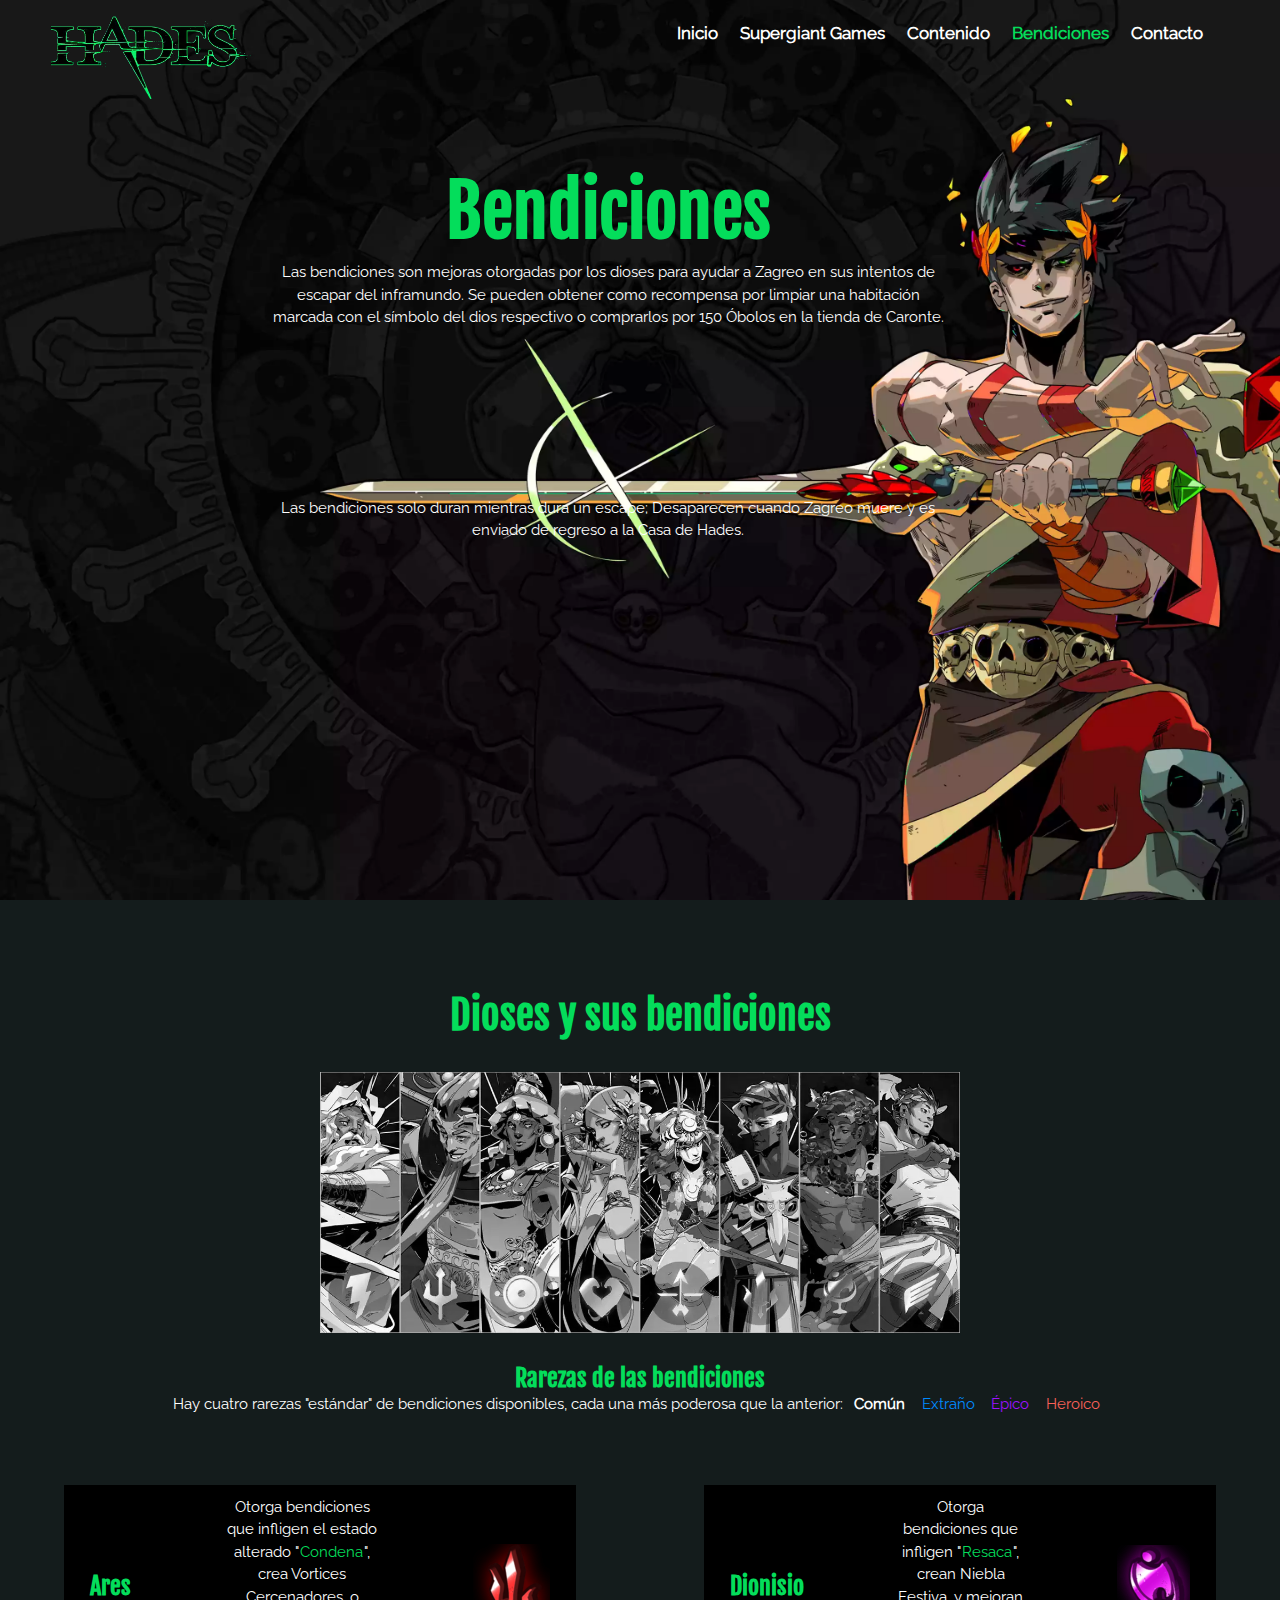
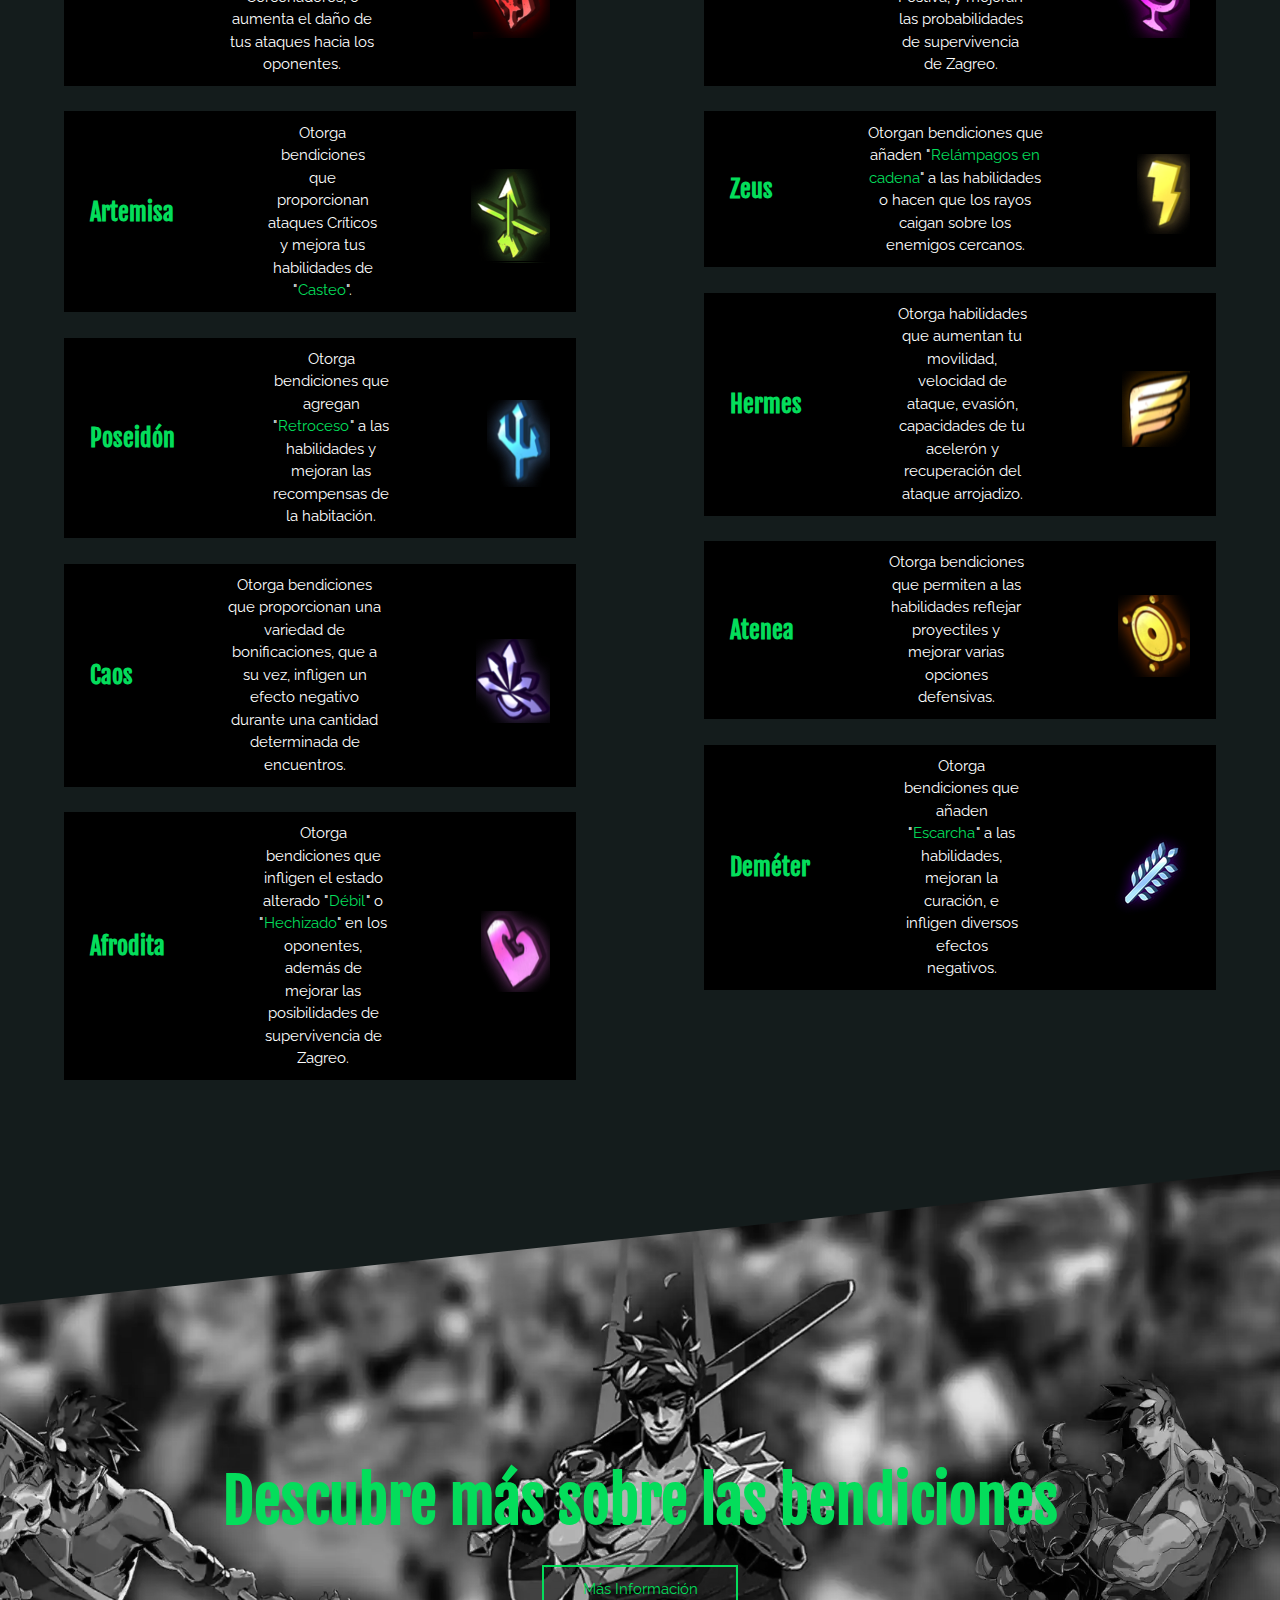
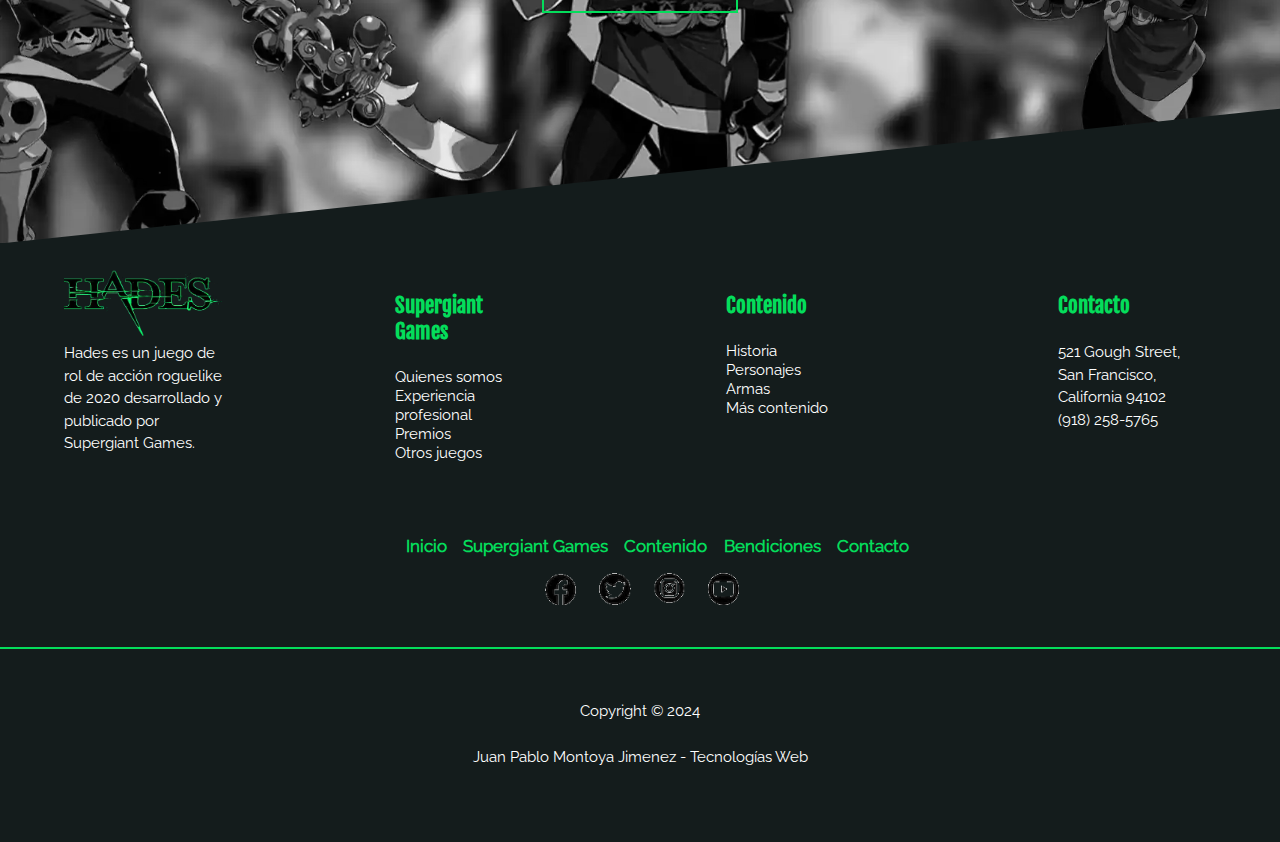
<file: paginas/bendiciones.html>
<!DOCTYPE html>
<html lang="en">
<head>
    <meta charset="UTF-8">
    <meta name="viewport" content="width=device-width, initial-scale=1.0">
    <title>Bendiciones - Hades</title>
    <!-- Links -->
    <link rel="stylesheet" href="estilos-bendiciones.css">
</head>
<body>
    <!-- seccion header -->
    <header class="header-hades">
        <!-- seccion logo y menu -->
        <span class="site-logo-img">
            <a href="../index.html">
                <img width="200" height="88" src="../media/logo-hades.webp" alt="Logo del videojuego Hades">
            </a>
        </span>
        <div class="menu">
            <nav class="site-navigation">
                <div>
                    <ul>
                        <li><a href="../index.html">Inicio</a></li>
                        <li><a href="supergiant-games.html">Supergiant Games</a></li>
                        <li><a href="contenido.html">Contenido</a></li>
                        <li><a id="menu-color" href="bendiciones.html">Bendiciones</a></li>
                        <li><a href="contacto.html">Contacto</a></li>   
                    </ul>
                </div>
            </nav>
        </div>
        <!-- div img y inicio -->
        <div id="content-div-begin">
            <h1>Bendiciones</h1>
            <p>Las bendiciones son mejoras otorgadas por los dioses para ayudar a Zagreo en sus intentos de escapar del inframundo.
            Se pueden obtener como recompensa por limpiar una habitación marcada con el símbolo del dios respectivo o comprarlos por  150 Óbolos
             en la tienda de Caronte.</p> 
            <p>Las bendiciones solo duran mientras dura un escape; Desaparecen cuando Zagreo muere y es enviado de regreso a la Casa de Hades.</p>
        </div>
        <div id="background-div-hades"></div>
    </header>
    <!-- seccion dioses -->
    <section class="game-content-center">
        <h3>Dioses y sus bendiciones</h3>
        <img src="../media/bendiciones/dioses-bendiciones.webp" alt="Dioses de Hades">
        <h5>Rarezas de las bendiciones</h5>
        <p>Hay cuatro rarezas "estándar" de bendiciones disponibles, cada una más poderosa que la anterior:
            <span><b>Común</b></span>
            <span style="color: #008AFF;">Extraño</span>
            <span style="color: #9D12FF;">Épico</span>
            <span style="color: #F86059;">Heroico</span>
        </p> 
    </section>
    <!-- seccion bendiciones -->
    <section class="game-content-center" id="boons-of-gods">
        <!-- div grupo 1 bendiciones -->
        <div id="container-boons">
            <div class="content-boons">
                <h5>Ares</h5>
                <p>Otorga bendiciones que infligen el estado alterado "<span style="color: #04dd5b;">Condena</span>", crea Vortices Cercenadores, o aumenta el daño de tus ataques hacia los oponentes.</p>
                <img src="../media/bendiciones/ares.png" alt="Logo Ares">
            </div>
            <div class="content-boons">
                <h5>Artemisa</h5>
                <p>Otorga bendiciones que proporcionan ataques Críticos y mejora tus habilidades de "<span style="color: #04dd5b;">Casteo</span>".</p>
                <img src="../media/bendiciones/artemisa.png" alt="Logo Artemisa">
            </div>
            <div class="content-boons">
                <h5>Poseidón</h5>
                <p>Otorga bendiciones que agregan "<span style="color: #04dd5b;">Retroceso</span>" a las habilidades y mejoran las recompensas de la habitación.</p>
                <img src="../media/bendiciones/poseidon.png" alt="Logo Poseidón">
            </div>
            <div class="content-boons">
                <h5>Caos</h5>
                <p>Otorga bendiciones que proporcionan una variedad de bonificaciones, que a su vez, infligen un efecto negativo durante una cantidad determinada de encuentros.</p>
                <img src="../media/bendiciones/caos.png" alt="Logo Caos">
            </div>
            <div class="content-boons">
                <h5>Afrodita</h5>
                <p>Otorga bendiciones que infligen el estado alterado "<span style="color: #04dd5b;">Débil</span>" o "<span style="color: #04dd5b;">Hechizado</span>" en los oponentes, además de mejorar las posibilidades
                de supervivencia de Zagreo.</p>
                <img src="../media/bendiciones/afrodita.png" alt="Logo Afrodita">
            </div>
        </div>
        <!-- div grupo 2 bendiciones -->
        <div id="container-boons">
            <div class="content-boons">
                <h5>Dionisio</h5>
                <p>Otorga bendiciones que infligen "<span style="color: #04dd5b;">Resaca</span>", crean Niebla Festiva, y mejoran las probabilidades de supervivencia de Zagreo.</p>
                <img src="../media/bendiciones/dionisio.png" alt="Logo Dionisio">
            </div>
            <div class="content-boons">
                <h5>Zeus</h5>
                <p>Otorgan bendiciones que añaden "<span style="color: #04dd5b;">Relámpagos en cadena</span>" a las habilidades o hacen que los rayos caigan sobre los enemigos cercanos.</p>
                <img src="../media/bendiciones/zeus.png" alt="Logo Zeus">
            </div>
            <div class="content-boons">
                <h5>Hermes</h5>
                <p>Otorga habilidades que aumentan tu movilidad, velocidad de ataque, evasión, capacidades de tu acelerón y recuperación del ataque arrojadizo.</p>
                <img src="../media/bendiciones/hermes.png" alt="Logo Hermes">
            </div>
            <div class="content-boons">
                <h5>Atenea</h5>
                <p>Otorga bendiciones que permiten a las habilidades reflejar proyectiles y mejorar varias opciones defensivas.</p>
                <img src="../media/bendiciones/atenea.png" alt="Logo Atenea">
            </div>
            <div class="content-boons">
                <h5>Deméter</h5>
                <p>Otorga bendiciones que añaden "<span style="color: #04dd5b;">Escarcha</span>" a las habilidades, mejoran la curación, e infligen diversos efectos negativos.</p>
                <img src="../media/bendiciones/demeter.png" alt="Logo Deméter">
            </div>
        </div>
    </section>
    <!-- seccion mas bendiciones -->
    <section class="game-content-center center-img-cut">
        <img src="../media/bendiciones/Hades-mas.webp" alt="Portada Hades más información">
        <h1>Descubre más sobre las bendiciones</h1>
        <a href="https://hades.fandom.com/wiki/Boons" target="_blank" class="border-button">Más Información</a>
    </section>
    <!-- seccion footer -->
    <footer>
        <!-- div contenido footer -->
        <div class="footer-content">
            <!-- seccion hades -->
            <div class="footer-section footer-section-1">
                    <a href="../index.html">
                        <img src="../media/logo-hades.webp" alt="Logo del videojuego Hades">
                    </a>
                <div>
                    <p>Hades es un juego de rol de acción roguelike de 2020 desarrollado y publicado por Supergiant Games.</p>
                </div>
            </div>
            <!-- seccion menu supergiant games -->
            <div class="footer-section footer-section-2">
                <h5>Supergiant Games</h5>
                <section>
                    <nav>
                        <ul id="menu-supergiant-games">
                            <li><a href="supergiant-games.html#quienes-somos">Quienes somos</a></li>
                            <li><a href="supergiant-games.html#exp-profesional">Experiencia profesional</a></li>
                            <li><a href="supergiant-games.html#premios">Premios</a></li>
                            <li><a href="supergiant-games.html#demas-juegos">Otros juegos</a></li>
                        </ul>
                    </nav>
                </section>
            </div>
            <!-- seccion menu contenido-->
            <div class="footer-section footer-section-3">
                <h5>Contenido</h5>
                <section>
                    <nav>
                        <ul id="menu-contenido">
                            <li><a href="contenido.html#historia">Historia</a></li>
                            <li><a href="contenido.html#personajes">Personajes</a></li>
                            <li><a href="contenido.html#armas">Armas</a></li>
                            <li><a href="contenido.html#mas-contenido">Más contenido</a></li>
                        </ul>
                    </nav>
                </section>
            </div>
            <!-- seccion contacto-->
            <div class="footer-section footer-section-4">
                <section>
                    <h5>Contacto</h5>
                    <p>521 Gough Street, <br>San Francisco,<br>California 94102 <br> (918) 258-5765</p>
                </section>
            </div>
        </div>
        <!-- div menu footer-->
        <div class="footer-navigation">
            <div class="menu" id="menu-footer">
                <nav class="site-navigation">
                    <div>
                        <ul>
                            <li><a href="../index.html">Inicio</a></li>
                            <li><a href="supergiant-games.html">Supergiant Games</a></li>
                            <li><a href="contenido.html">Contenido</a></li>
                            <li><a href="bendiciones.html">Bendiciones</a></li>
                            <li><a href="contacto.html">Contacto</a></li>   
                        </ul>
                    </div>
                </nav>
            </div>
            <!-- div redes footer-->
            <div class="redes-sociales" id="redes-footer">
                <div class="red-social">
                    <a href="https://www.facebook.com/supergiantgames" target="_blank" >
                        <img src="../media/redes/facebook.webp" alt="Facebook">
                    </a>
                </div>
                <div class="red-social">
                    <a href="https://twitter.com/SupergiantGames" target="_blank" >
                        <img src="../media/redes/twitter.webp" alt="Twitter">
                    </a>
                </div>
                <div class="red-social">
                    <a href="https://www.instagram.com/supergiantgames/" target="_blank" >
                        <img src="../media/redes/instagram.webp" alt="Instagram">
                    </a>
                </div>
                <div class="red-social">
                    <a href="https://www.youtube.com/channel/UCmyMcU6N5_3XpqSkTx9CnSw" target="_blank" >
                        <img src="../media/redes/youtube.webp" alt="YouTube">
                    </a>
                </div>       
            </div>
        </div>
        <!-- div copyright footer-->
        <div class="footer-copyright">
            <p>Copyright &copy; 2024</p>
            <p>Juan Pablo Montoya Jimenez - Tecnologías Web</p>
        </div>
    </footer>
</body>
</html>
</file>
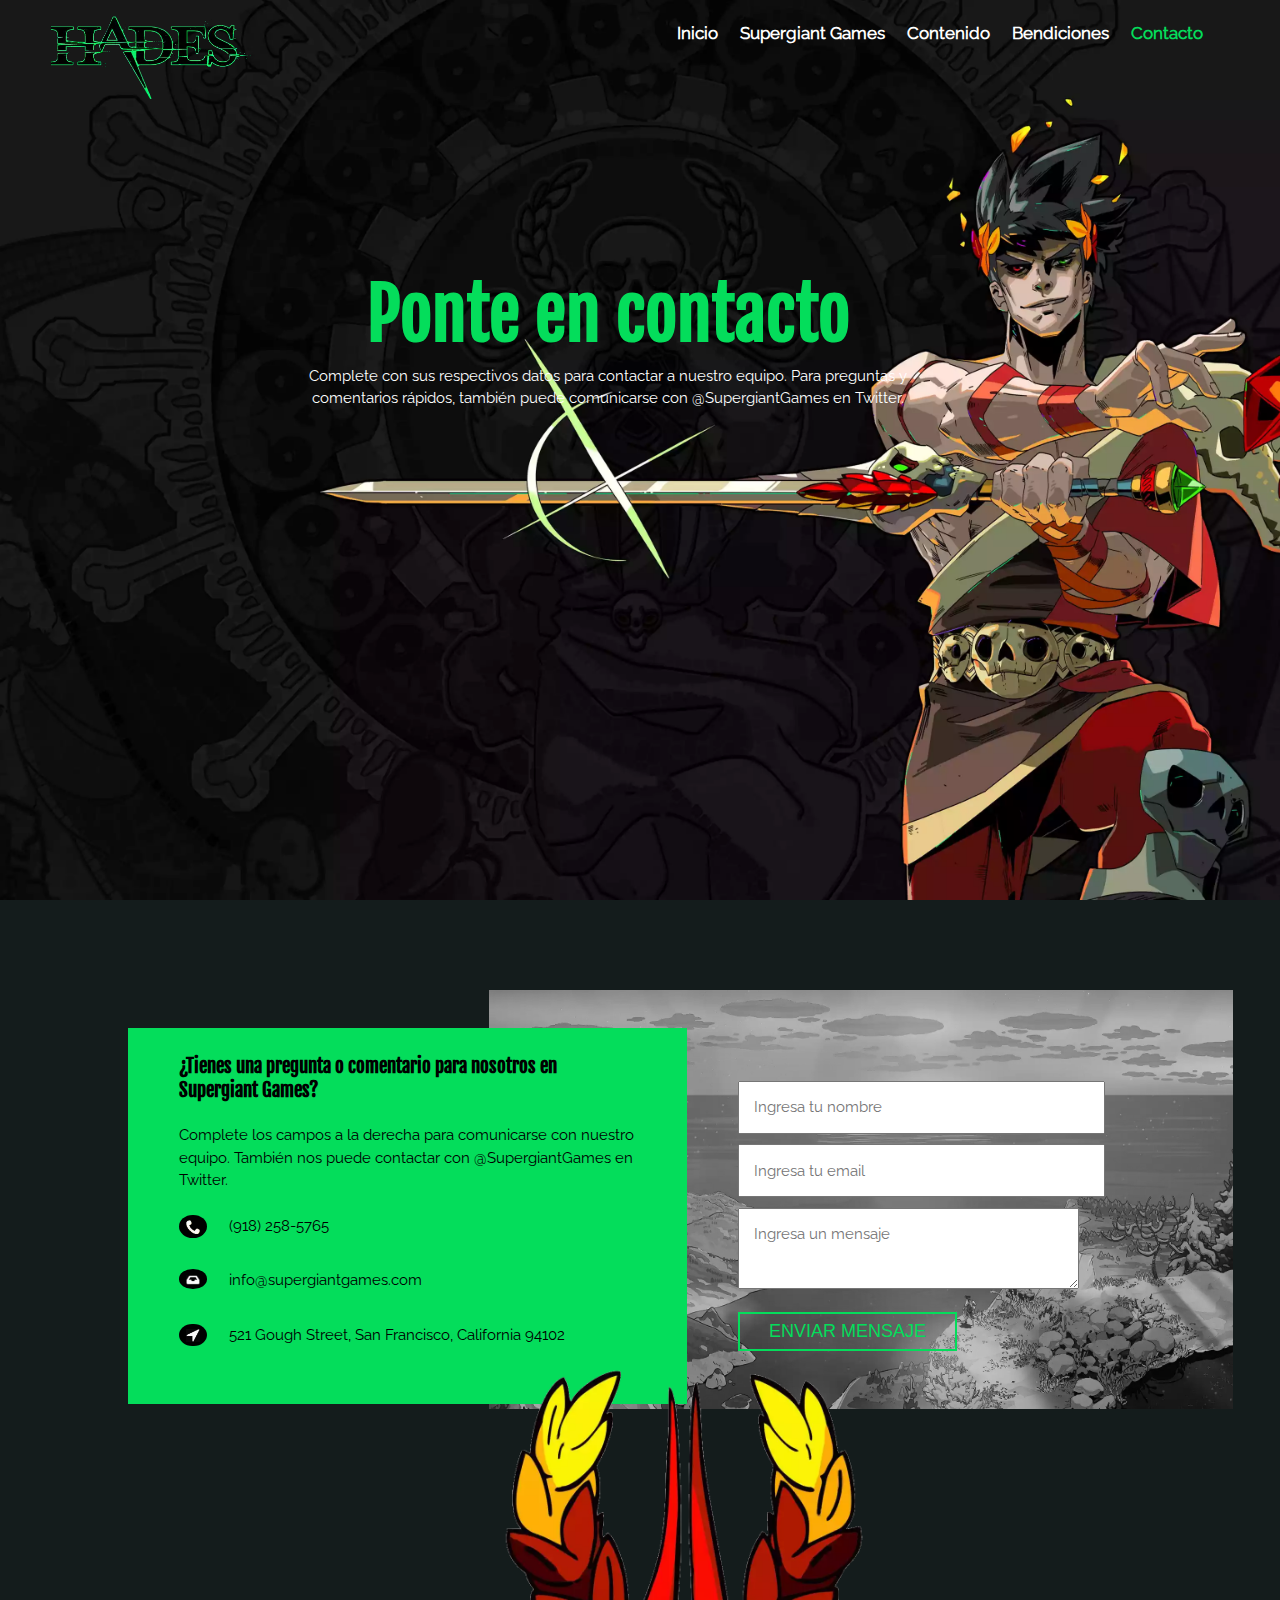
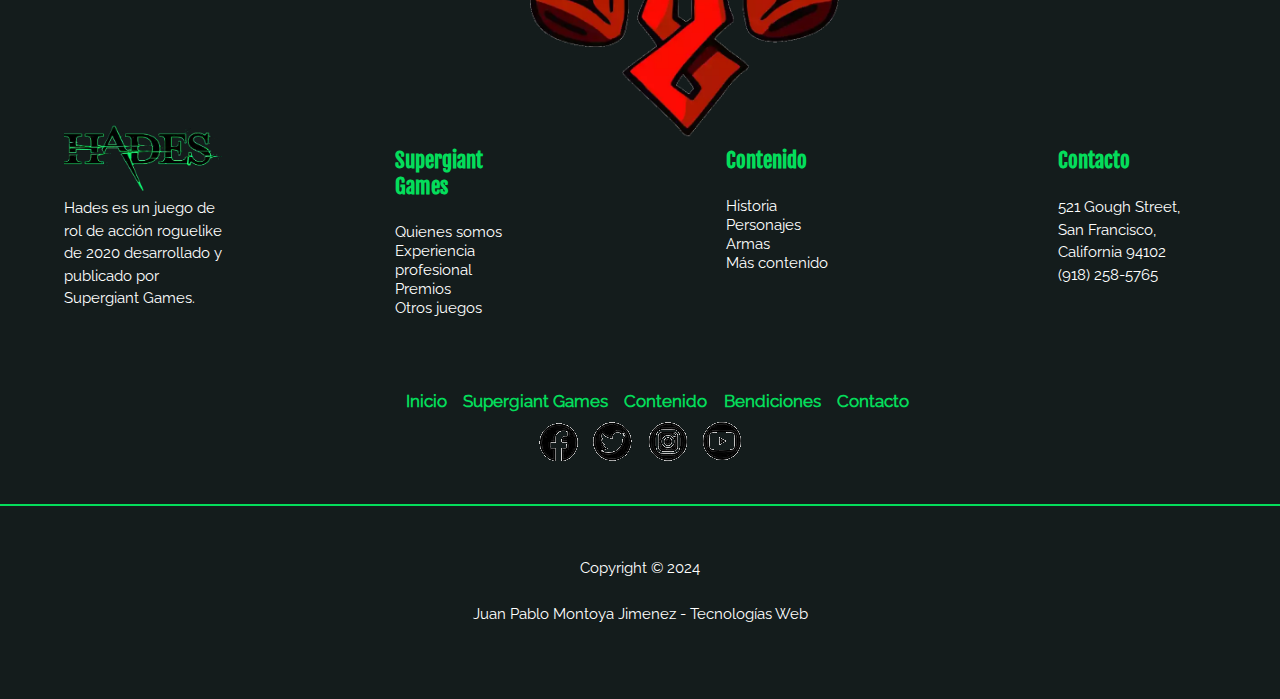
<file: paginas/contacto.html>
<!DOCTYPE html>
<html lang="en">
<head>
    <meta charset="UTF-8">
    <meta name="viewport" content="width=device-width, initial-scale=1.0">
    <title>Contacto - Hades</title>
    <!-- Links -->
    <link rel="stylesheet" href="estilos-contacto.css">
</head>
<body>
    <!-- seccion header -->
    <header class="header-hades">
        <!-- seccion logo y menu -->
        <span class="site-logo-img">
            <a href="../index.html">
                <img width="200" height="88" src="../media/logo-hades.webp" alt="Logo del videojuego Hades">
            </a>
        </span>
        <div class="menu">
            <nav class="site-navigation">
                <div>
                    <ul>
                        <li><a href="../index.html">Inicio</a></li>
                        <li><a href="supergiant-games.html">Supergiant Games</a></li>
                        <li><a href="contenido.html">Contenido</a></li>
                        <li><a href="bendiciones.html">Bendiciones</a></li>
                        <li><a id="menu-color" href="contacto.html">Contacto</a></li>   
                    </ul>
                </div>
            </nav>
        </div>
        <!-- div img y inicio -->
        <div id="content-div-begin">
            <h1>Ponte en contacto</h1>
            <p>Complete con sus respectivos datos para contactar a nuestro equipo. Para preguntas y comentarios rápidos, 
            también puede comunicarse con <a href="https://twitter.com/SupergiantGames" target="_blank">@SupergiantGames</a> en Twitter.</p>
        </div>
        <div id="background-div-hades"></div>
    </header>
    <!-- seccion contacto -->
    <section class="img-with-div">
        <!-- div informacion contacto -->
        <div class="content-img-div">
            <h3>¿Tienes una pregunta o comentario para nosotros en Supergiant Games?</h3>
            <p>Complete los campos a la derecha para comunicarse con nuestro equipo. También nos puede contactar con 
            <a href="https://twitter.com/SupergiantGames" target="_blank">@SupergiantGames</a> en Twitter.</p>
            <div class="redes-sociales" id="redes-form">
                <div class="info-form">
                    <div class="red-social">
                        <img src="../media/redes/telefono.webp" alt="img teléfono"> 
                    </div>
                    <p>(918) 258-5765</p>
                </div>
                <div class="info-form">
                    <div class="red-social">
                        <img src="../media/redes/correo.webp" alt="img correo electronico"> 
                    </div>
                    <p><a href="mailto:info@supergiantgames.com">info@supergiantgames.com</a></p>
                </div>
                <div class="info-form">
                    <div class="red-social">
                        <img src="../media/redes/direccion.webp" alt="img dirección">   
                    </div> 
                    <p>521 Gough Street, San Francisco, California 94102</p>
                </div>    
            </div>
        </div>
        <!-- div formulario contacto -->
        <div class="content-img-div" id="form-contact">
            <img src="../media/contacto/contact-hades.webp" alt="Portada Hades - contacto">
            <form action="https://www.supergiantgames.com/contact/" target="_blank">
                <input type="text" id="name" name="name" placeholder="Ingresa tu nombre">
                <input type="email" id="email" name="email" placeholder="Ingresa tu email">
                <textarea id="message" name="message"  cols="40" rows="5" placeholder="Ingresa un mensaje" ></textarea>
                <button type="submit" class="border-button">ENVIAR MENSAJE</button>
            </form>
        </div>
        <!-- div simbolo -->
        <div class="img-content">
            <img src="../media/simbolo-hades.webp" alt="Simbolo del juego">
        </div>
    </section>
    <!-- seccion footer -->
    <footer>
        <!-- div contenido footer -->
        <div class="footer-content">
            <!-- seccion hades -->
            <div class="footer-section footer-section-1">
                    <a href="../index.html">
                        <img src="../media/logo-hades.webp" alt="Logo del videojuego Hades">
                    </a>
                <div>
                    <p>Hades es un juego de rol de acción roguelike de 2020 desarrollado y publicado por Supergiant Games.</p>
                </div>
            </div>
            <!-- seccion menu supergiant games -->
            <div class="footer-section footer-section-2">
                <h5>Supergiant Games</h5>
                <section>
                    <nav>
                        <ul id="menu-supergiant-games">
                            <li><a href="supergiant-games.html#quienes-somos">Quienes somos</a></li>
                            <li><a href="supergiant-games.html#exp-profesional">Experiencia profesional</a></li>
                            <li><a href="supergiant-games.html#premios">Premios</a></li>
                            <li><a href="supergiant-games.html#demas-juegos">Otros juegos</a></li>
                        </ul>
                    </nav>
                </section>
            </div>
            <!-- seccion menu contenido-->
            <div class="footer-section footer-section-3">
                <h5>Contenido</h5>
                <section>
                    <nav>
                        <ul id="menu-contenido">
                            <li><a href="contenido.html#historia">Historia</a></li>
                            <li><a href="contenido.html#personajes">Personajes</a></li>
                            <li><a href="contenido.html#armas">Armas</a></li>
                            <li><a href="contenido.html#mas-contenido">Más contenido</a></li>
                        </ul>
                    </nav>
                </section>
            </div>
            <!-- seccion contacto-->
            <div class="footer-section footer-section-4">
                <section>
                    <h5>Contacto</h5>
                    <p>521 Gough Street, <br>San Francisco,<br>California 94102 <br> (918) 258-5765</p>
                </section>
            </div>
        </div>
        <!-- div menu footer-->
        <div class="footer-navigation">
            <div class="menu" id="menu-footer">
                <nav class="site-navigation">
                    <div>
                        <ul>
                            <li><a href="../index.html">Inicio</a></li>
                            <li><a href="supergiant-games.html">Supergiant Games</a></li>
                            <li><a href="contenido.html">Contenido</a></li>
                            <li><a href="bendiciones.html">Bendiciones</a></li>
                            <li><a href="contacto.html">Contacto</a></li>   
                        </ul>
                    </div>
                </nav>
            </div>
            <!-- div redes footer-->
            <div class="redes-sociales" id="redes-footer">
                <div class="red-social">
                    <a href="https://www.facebook.com/supergiantgames" target="_blank" >
                        <img src="../media/redes/facebook.webp" alt="Facebook">
                    </a>
                </div>
                <div class="red-social">
                    <a href="https://twitter.com/SupergiantGames" target="_blank" >
                        <img src="../media/redes/twitter.webp" alt="Twitter">
                    </a>
                </div>
                <div class="red-social">
                    <a href="https://www.instagram.com/supergiantgames/" target="_blank" >
                        <img src="../media/redes/instagram.webp" alt="Instagram">
                    </a>
                </div>
                <div class="red-social">
                    <a href="https://www.youtube.com/channel/UCmyMcU6N5_3XpqSkTx9CnSw" target="_blank" >
                        <img src="../media/redes/youtube.webp" alt="YouTube">
                    </a>
                </div>       
            </div>
        </div>
        <!-- div copyright footer-->
        <div class="footer-copyright">
            <p>Copyright &copy; 2024</p>
            <p>Juan Pablo Montoya Jimenez - Tecnologías Web</p>
        </div>
    </footer>
</body>
</html>
</file>
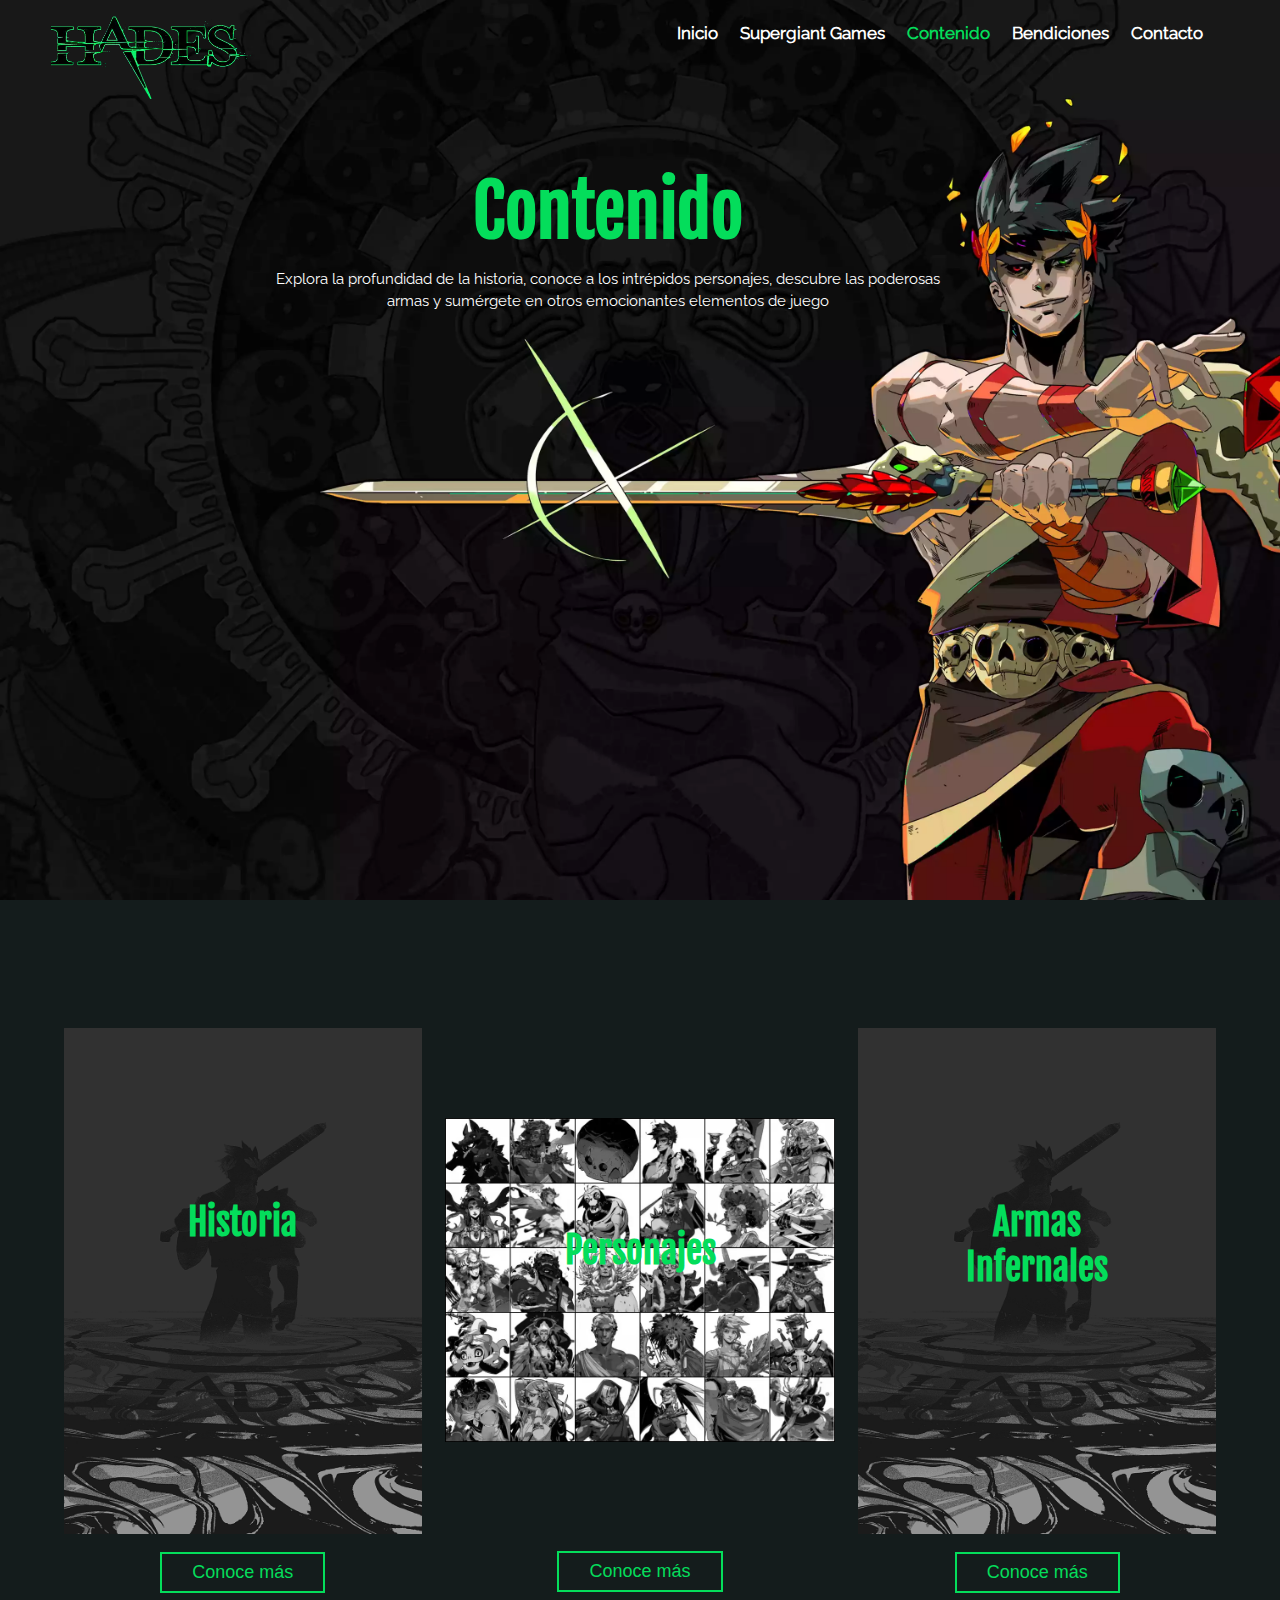
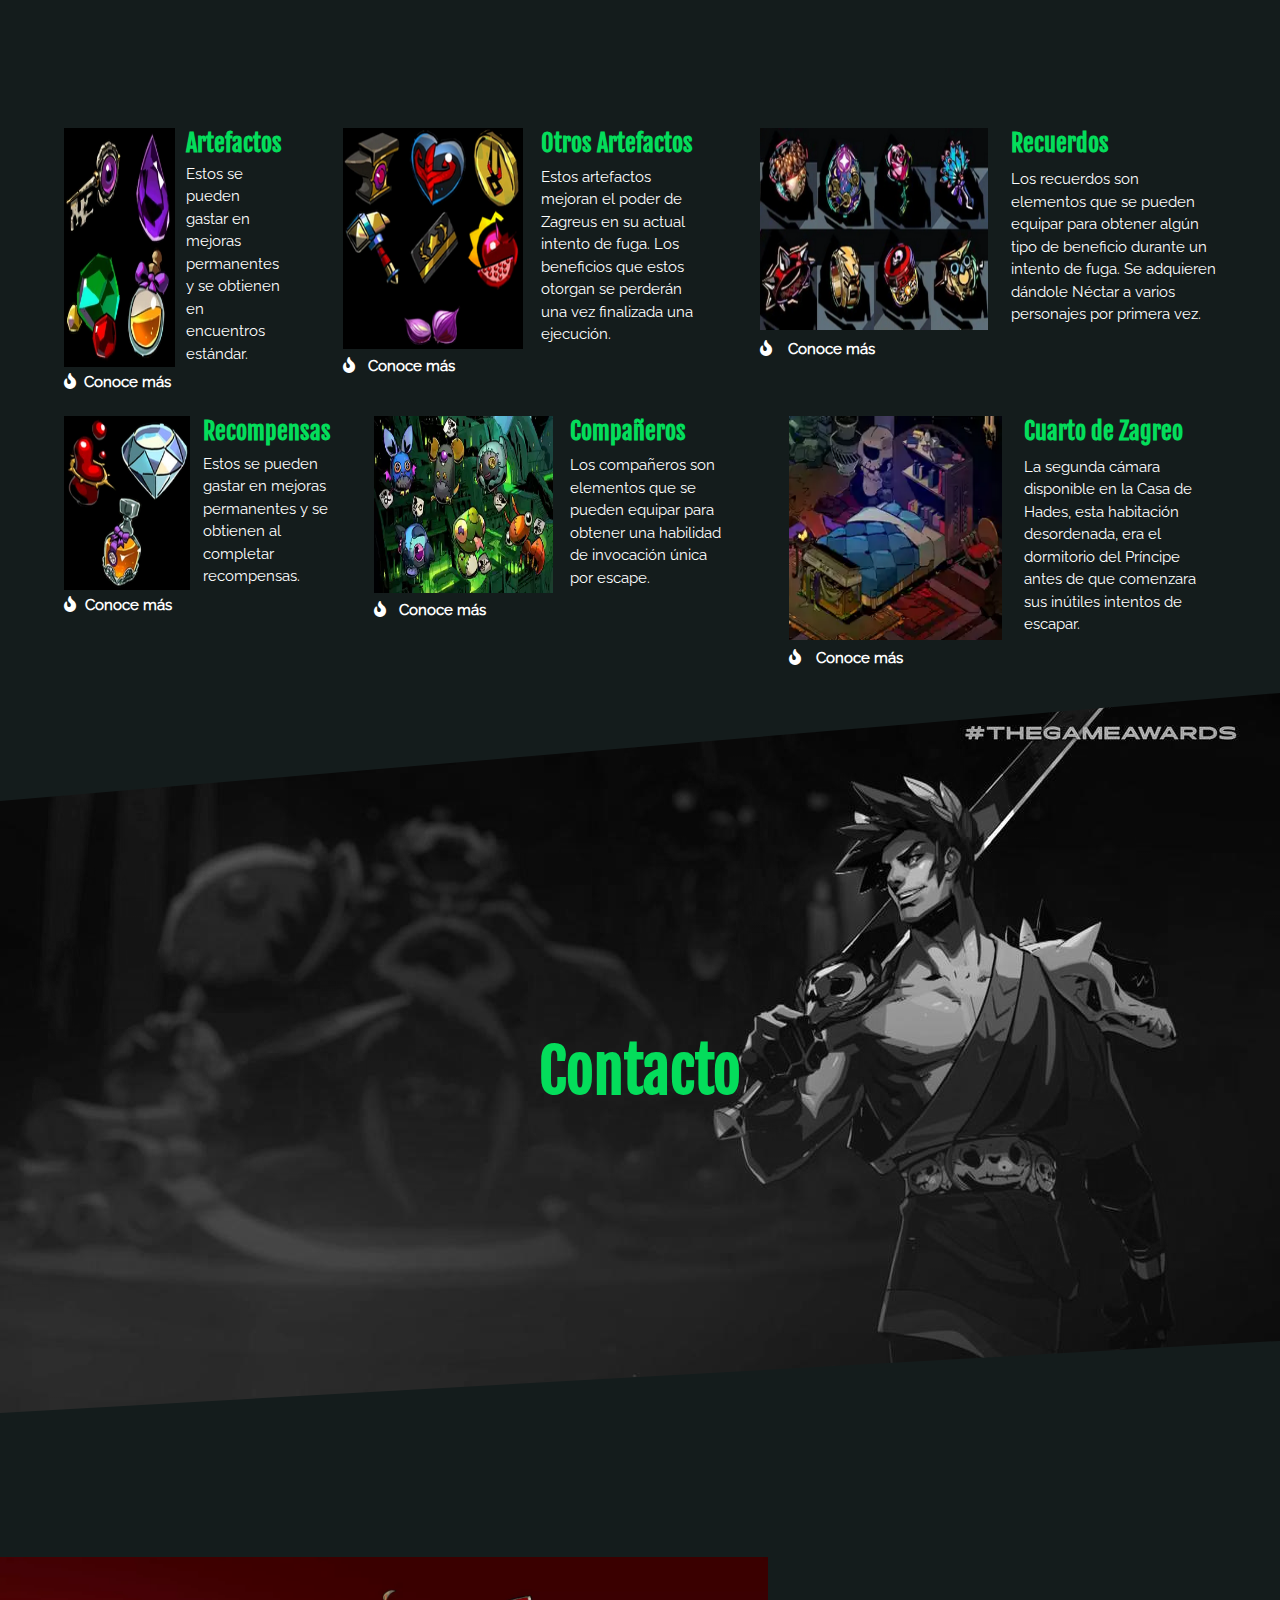
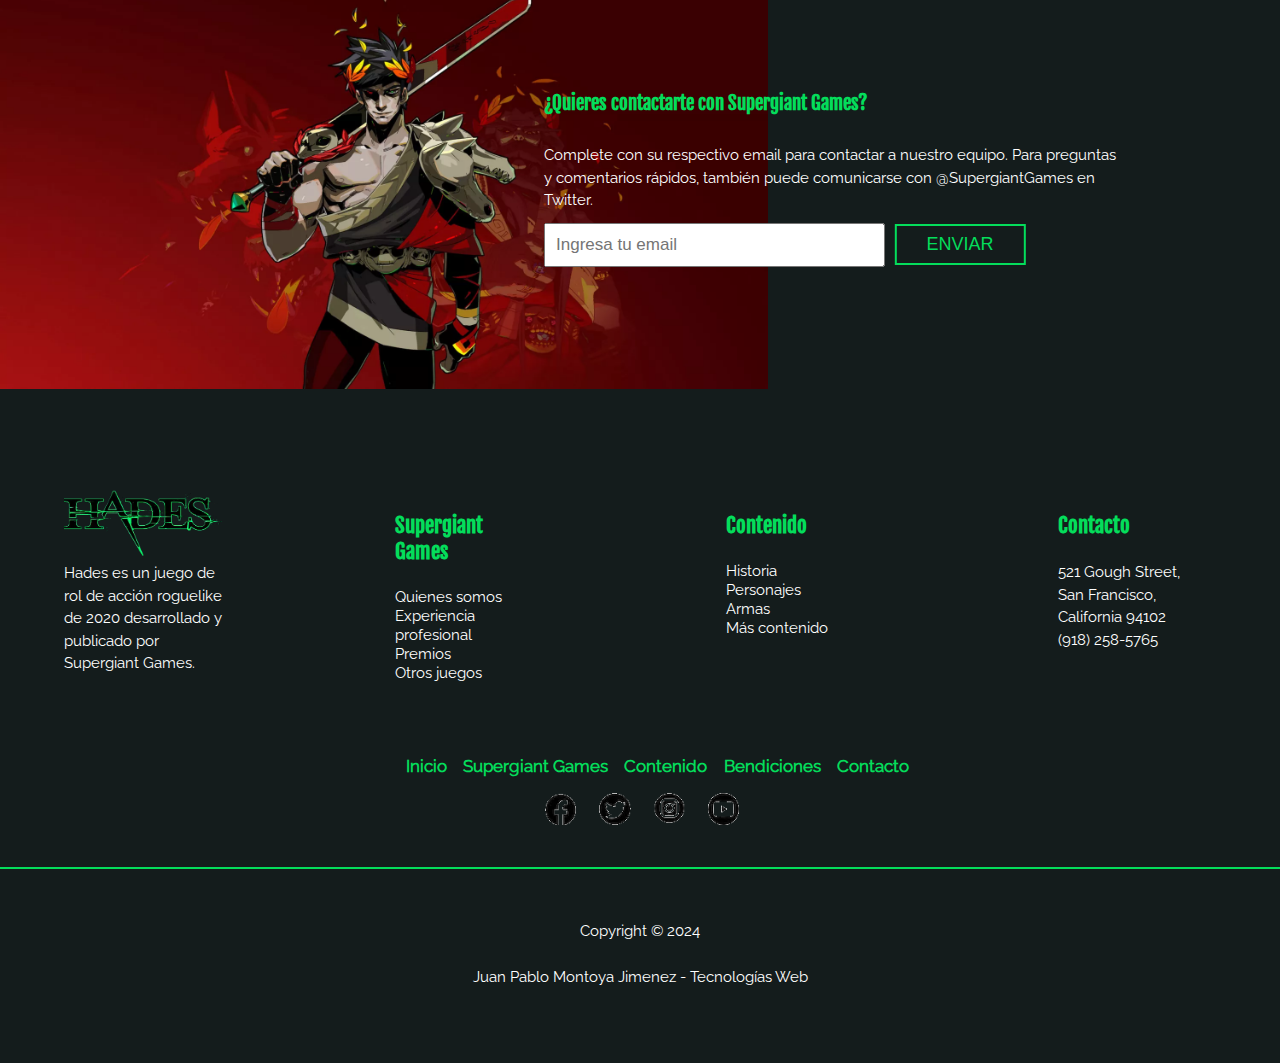
<file: paginas/contenido.html>
<!DOCTYPE html>
<html lang="en">
<head>
    <meta charset="UTF-8">
    <meta name="viewport" content="width=device-width, initial-scale=1.0">
    <title>Contenido - Hades</title>
    <!-- Links -->
    <link rel="stylesheet" href="estilos-contenido.css">
    <link rel="stylesheet" href="https://cdnjs.cloudflare.com/ajax/libs/font-awesome/5.15.4/css/all.min.css">
</head>
<body>
    <!-- seccion header -->
    <header class="header-hades">
        <!-- seccion logo y menu -->
        <span class="site-logo-img">
            <a href="../index.html">
                <img width="200" height="88" src="../media/logo-hades.webp" alt="Logo del videojuego Hades">
            </a>
        </span>
        <div class="menu">
            <nav class="site-navigation">
                <div>
                    <ul>
                        <li><a href="../index.html">Inicio</a></li>
                        <li><a href="supergiant-games.html">Supergiant Games</a></li>
                        <li><a id="menu-color" href="contenido.html">Contenido</a></li>
                        <li><a href="bendiciones.html">Bendiciones</a></li>
                        <li><a href="contacto.html">Contacto</a></li>   
                    </ul>
                </div>
            </nav>
        </div>
        <!-- div img y inicio -->
        <div id="content-div-begin">
            <h1>Contenido</h1>
            <p>Explora la profundidad de la historia, conoce a los intrépidos personajes, descubre las poderosas armas y sumérgete en otros emocionantes elementos de juego</p>
        </div>
        <div id="background-div-hades"></div>
    </header>
    <!-- seccion contenido juego parte 1 --> 
    <section class="content-img-container">
         <!-- div historia --> 
        <div class="game-content" id="historia">
          <img src="../media/contenido/contenido.png" alt="fondo - contenido">
          <h3>Historia</h3>
          <a href="https://www.youtube.com/watch?v=mRqdtUX51D8" target="_blank">
            <button class="border-button">Conoce más</button>
          </a>
        </div>
         <!-- div personajes --> 
        <div class="game-content personajes" id="personajes">
          <img src="../media/contenido/personajes.webp" alt="fondo - personajes">
          <h3>Personajes</h3>
          <a href="https://hades.fandom.com/es/wiki/Categoría:Personajes" target="_blank">
            <button class="border-button">Conoce más</button>
          </a>
        </div>
         <!-- div armas --> 
        <div class="game-content" id="armas">
            <img src="../media/contenido/contenido.png" alt="fondo - contenido">
          <h3>Armas Infernales</h3>
          <a href="https://hades.fandom.com/es/wiki/Armas_Infernales" target="_blank">
            <button class="border-button">Conoce más</button>
          </a>
        </div>
    </section>
    <!-- seccion contenido juego parte 2 --> 
    <div class="content-img-container-2" id="mas-contenido">
        <div class="game-content-2">
          <div class="img-content">
            <img src="../media/contenido/artefactos.png" alt="Artefactos">
            <div>
                <h3>Artefactos</h3>
                <p>Estos se pueden gastar en mejoras permanentes y se obtienen en encuentros estándar.</p>
            </div>
          </div>
          <i class="fas fa-fire"></i><a href="https://hades.fandom.com/wiki/Artifacts#:~:text=on%20future%20attempts.-,Currency%20Artifacts,-These%20can%20be" target="_blank"><b>Conoce más</b></a>
        </div>
        <div class="game-content-2">
            <div class="img-content">
                <img src="../media/contenido/otros-artefactos.png" alt="Otros Artefactos">
                <div>
                    <h3>Otros Artefactos</h3>
                    <p>Estos artefactos mejoran el poder de Zagreus en su actual intento de fuga. Los beneficios que estos 
                    otorgan se perderán una vez finalizada una ejecución.</p>
                </div>
            </div>
            <i class="fas fa-fire"></i><a href="https://hades.fandom.com/wiki/Artifacts#:~:text=Infernal%20Arms.-,Other%20Artifacts,-These%20artifacts%20improve" target="_blank"><b>Conoce más</b></a>
        </div>
        <div class="game-content-2">
            <div class="img-content">
              <img src="../media/contenido/recuerdos.png" alt="Recuerdos">
              <div>
                  <h3>Recuerdos</h3>
                  <p>Los recuerdos son elementos que se pueden equipar para obtener algún tipo de beneficio durante un intento de 
                  fuga. Se adquieren dándole Néctar a varios personajes por primera vez.</p>
              </div>
            </div>
            <i class="fas fa-fire"></i><a href="https://hades.fandom.com/wiki/Keepsakes" target="_blank"><b>Conoce más</b></a>
          </div>
    </div>
    <!-- seccion contenido juego parte 2 --> 
    <div class="content-img-container-2">
        <div class="game-content-2">
            <div class="img-content">
                <img src="../media/contenido/recompensas.png" alt="Recompensas">
                <div>
                    <h3>Recompensas</h3>
                    <p>Estos se pueden gastar en mejoras permanentes y se obtienen al completar recompensas.</p>
                </div>
            </div>
            <i class="fas fa-fire"></i><a href="https://hades.fandom.com/wiki/Artifacts#:~:text=ADVERTISEMENT-,Bounty%20Artifacts,-These%20can%20be" target="_blank"><b>Conoce más</b></a>
        </div>
        <div class="game-content-2">
            <div class="img-content">
                <img src="../media/contenido/compañeros.webp" alt="Compañeros">
                <div>
                    <h3>Compañeros</h3>
                    <p>Los compañeros son elementos que se pueden equipar para obtener una habilidad de invocación única por escape.</p>
                </div>
            </div>
            <i class="fas fa-fire"></i><a href="https://hades.fandom.com/wiki/Companions" target="_blank"><b>Conoce más</b></a>
        </div>
        <div class="game-content-2">
            <div class="img-content">
                <img src="../media/contenido/cuarto.webp" alt="Cuarto de Zagreo">
                <div>
                    <h3>Cuarto de Zagreo</h3>
                    <p>La segunda cámara disponible en la Casa de Hades, esta habitación desordenada, era el dormitorio del Príncipe 
                    antes de que comenzara sus inútiles intentos de escapar.</p>
                </div>
            </div>
            <i class="fas fa-fire"></i><a href="https://hades.fandom.com/wiki/Zagreus%27s_Room" target="_blank"><b>Conoce más</b></a>
        </div>
    </div>
    <!-- seccion email cut --> 
    <section class="game-content-center center-img-cut" >
        <img src="../media/supergiant-games-img.jpg" alt="Portada Hades - email">
        <h1>Contacto</h1>
    </section>
    <!-- seccion email--> 
    <div class="img-with-div contact-email">
        <div class="image-container">
            <img src="../media/email-hades.webp" alt="Email Hades">
        </div>
        <div class="content-img-div">
            <h3>¿Quieres contactarte con Supergiant Games?</h3>
            <p>Complete con su respectivo email para contactar a nuestro equipo. Para preguntas y comentarios rápidos, 
            también puede comunicarse con <a href="https://twitter.com/SupergiantGames">@SupergiantGames</a> en Twitter.</p>
            <form action="https://www.supergiantgames.com/contact/" method="get" target="_blank">
                <input type="email" id="email" name="email" placeholder="Ingresa tu email">
                <button  class="border-button">ENVIAR</button>
            </form>
        </div>
    </div>
    <!-- seccion footer -->
    <footer>
        <!-- div contenido footer -->
        <div class="footer-content">
            <!-- seccion hades -->
            <div class="footer-section footer-section-1">
                    <a href="../index.html">
                        <img src="../media/logo-hades.webp" alt="Logo del videojuego Hades">
                    </a>
                <div>
                    <p>Hades es un juego de rol de acción roguelike de 2020 desarrollado y publicado por Supergiant Games.</p>
                </div>
            </div>
            <!-- seccion menu supergiant games -->
            <div class="footer-section footer-section-2">
                <h5>Supergiant Games</h5>
                <section>
                    <nav>
                        <ul id="menu-supergiant-games">
                            <li><a href="supergiant-games.html#quienes-somos">Quienes somos</a></li>
                            <li><a href="supergiant-games.html#exp-profesional">Experiencia profesional</a></li>
                            <li><a href="supergiant-games.html#premios">Premios</a></li>
                            <li><a href="supergiant-games.html#demas-juegos">Otros juegos</a></li>
                        </ul>
                    </nav>
                </section>
            </div>
            <!-- seccion contenido -->
            <div class="footer-section footer-section-3">
                <h5>Contenido</h5>
                <section>
                    <nav>
                        <ul id="menu-contenido">
                            <li><a href="contenido.html#historia">Historia</a></li>
                            <li><a href="contenido.html#personajes">Personajes</a></li>
                            <li><a href="contenido.html#armas">Armas</a></li>
                            <li><a href="contenido.html#mas-contenido">Más contenido</a></li>
                        </ul>
                    </nav>
                </section>
            </div>
            <!-- seccion contacto-->
            <div class="footer-section footer-section-4">
                <section>
                    <h5>Contacto</h5>
                    <p>521 Gough Street, <br>San Francisco,<br>California 94102 <br> (918) 258-5765</p>
                </section>
            </div>
        </div>
        <!-- div menu footer-->
        <div class="footer-navigation">
            <div class="menu" id="menu-footer">
                <nav class="site-navigation">
                    <div>
                        <ul>
                            <li><a href="../index.html">Inicio</a></li>
                            <li><a href="supergiant-games.html">Supergiant Games</a></li>
                            <li><a href="contenido.html">Contenido</a></li>
                            <li><a href="bendiciones.html">Bendiciones</a></li>
                            <li><a href="contacto.html">Contacto</a></li>   
                        </ul>
                    </div>
                </nav>
            </div>
            <!-- div redes footer-->
            <div class="redes-sociales" id="redes-footer">
                <div class="red-social">
                    <a href="https://www.facebook.com/supergiantgames" target="_blank" >
                        <img src="../media/redes/facebook.webp" alt="Facebook">
                    </a>
                </div>
                <div class="red-social">
                    <a href="https://twitter.com/SupergiantGames" target="_blank" >
                        <img src="../media/redes/twitter.webp" alt="Twitter">
                    </a>
                </div>
                <div class="red-social">
                    <a href="https://www.instagram.com/supergiantgames/" target="_blank" >
                        <img src="../media/redes/instagram.webp" alt="Instagram">
                    </a>
                </div>
                <div class="red-social">
                    <a href="https://www.youtube.com/channel/UCmyMcU6N5_3XpqSkTx9CnSw" target="_blank" >
                        <img src="../media/redes/youtube.webp" alt="YouTube">
                    </a>
                </div>       
            </div>
        </div>
        <!-- div copyright footer-->
        <div class="footer-copyright">
            <p>Copyright &copy; 2024</p>
            <p>Juan Pablo Montoya Jimenez - Tecnologías Web</p>
        </div>
    </footer>
</body>
</html>
</file>
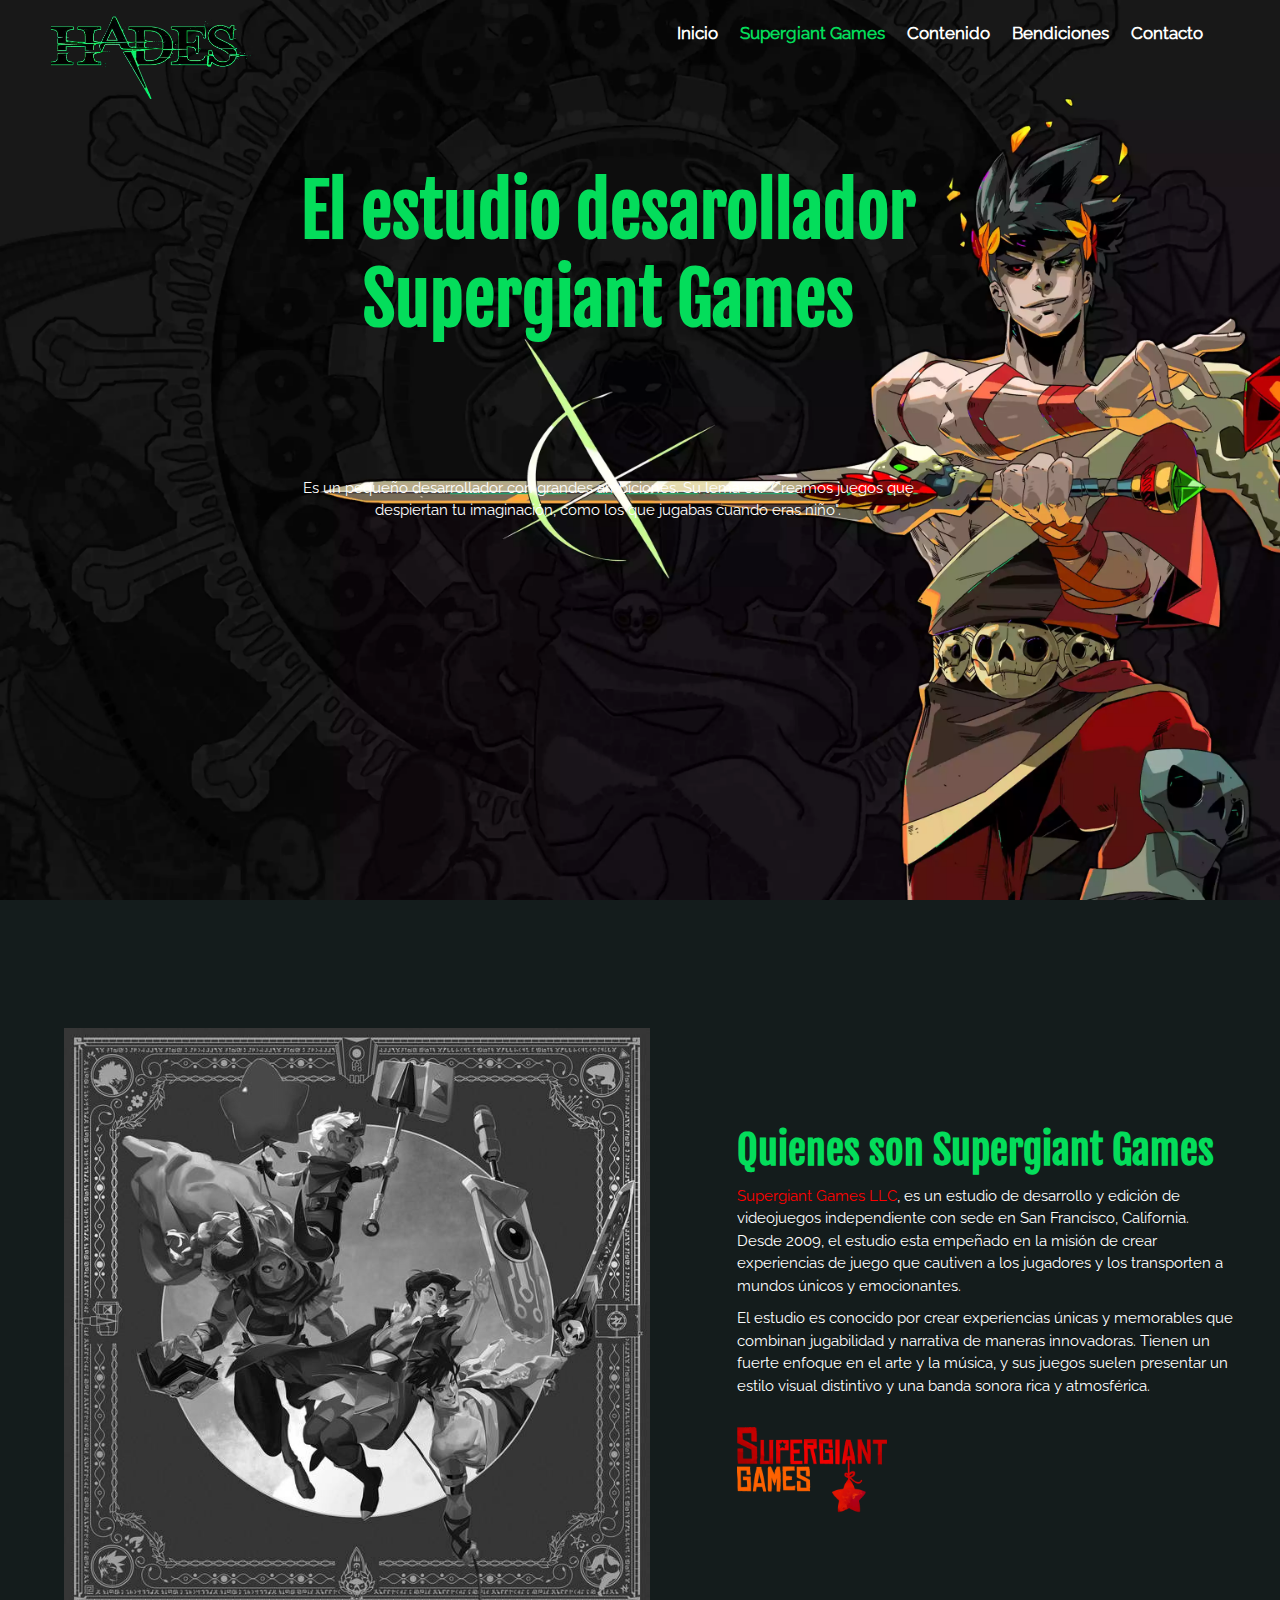
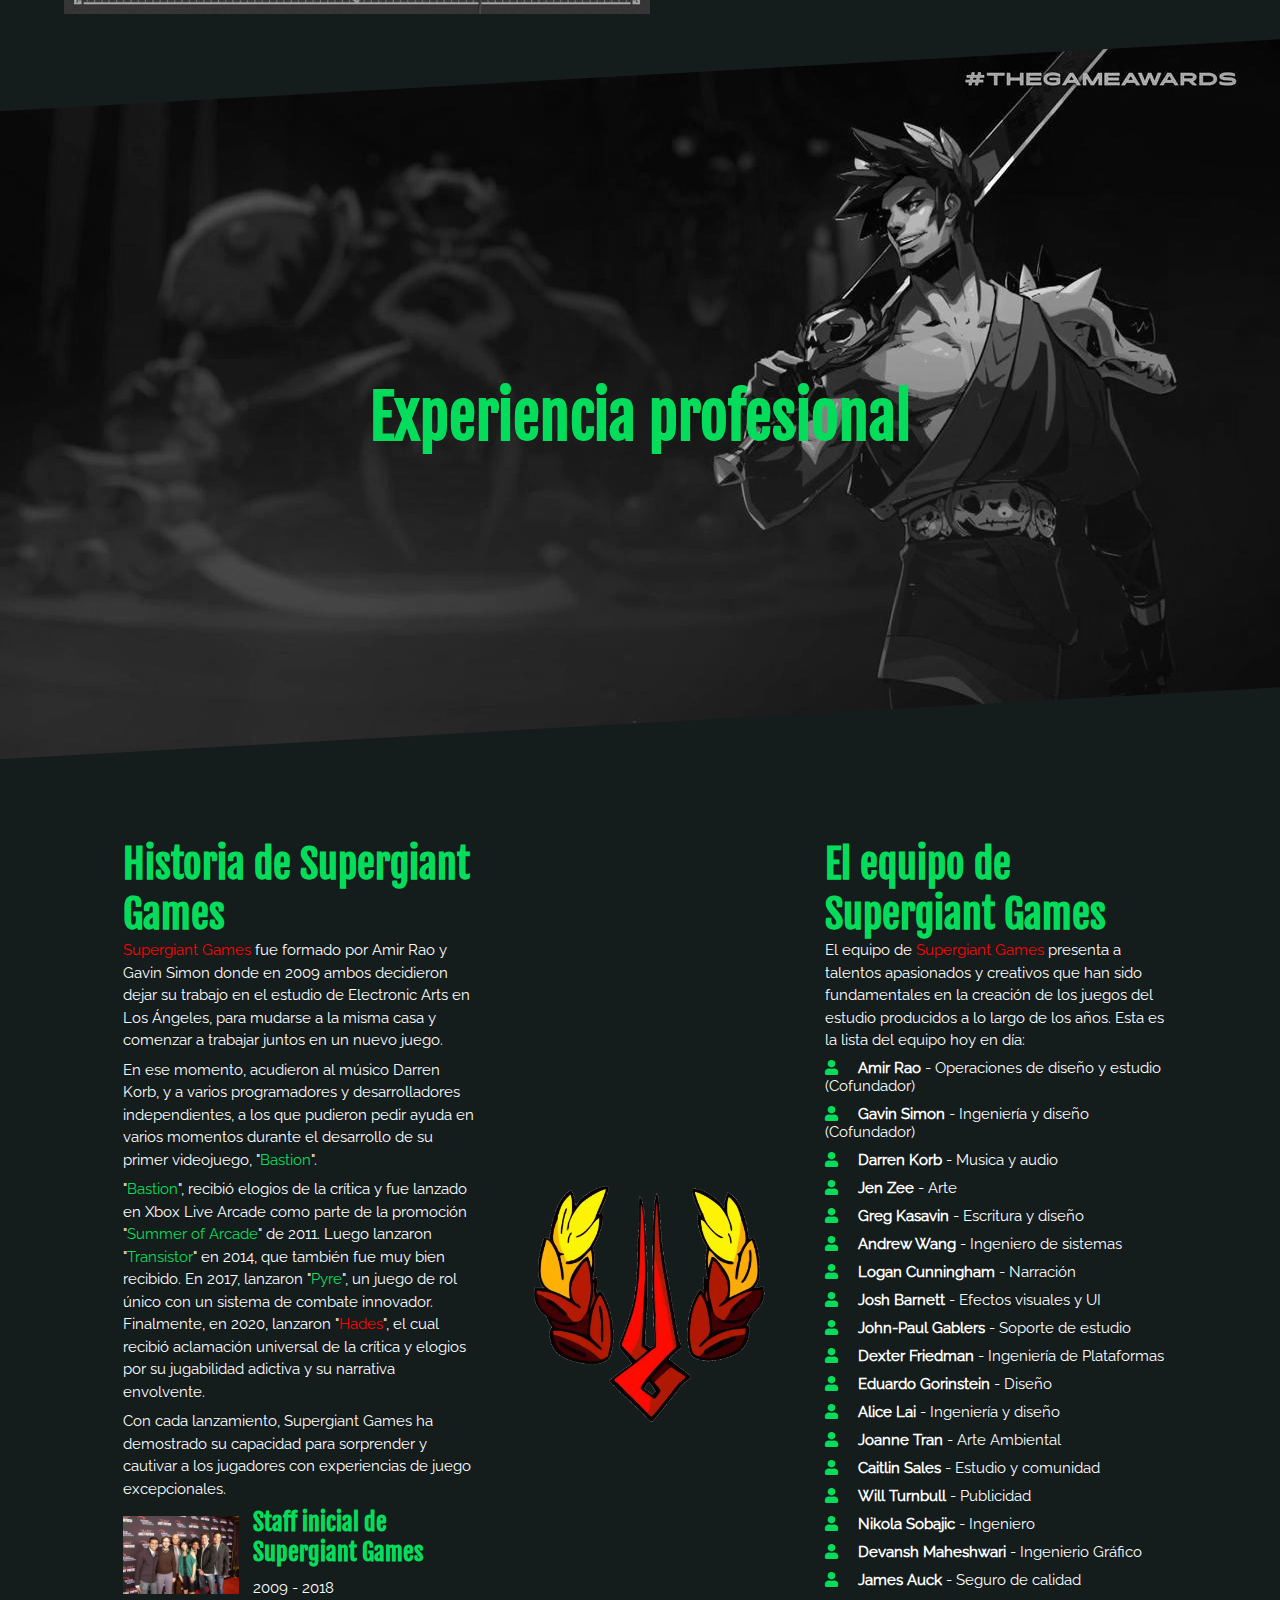
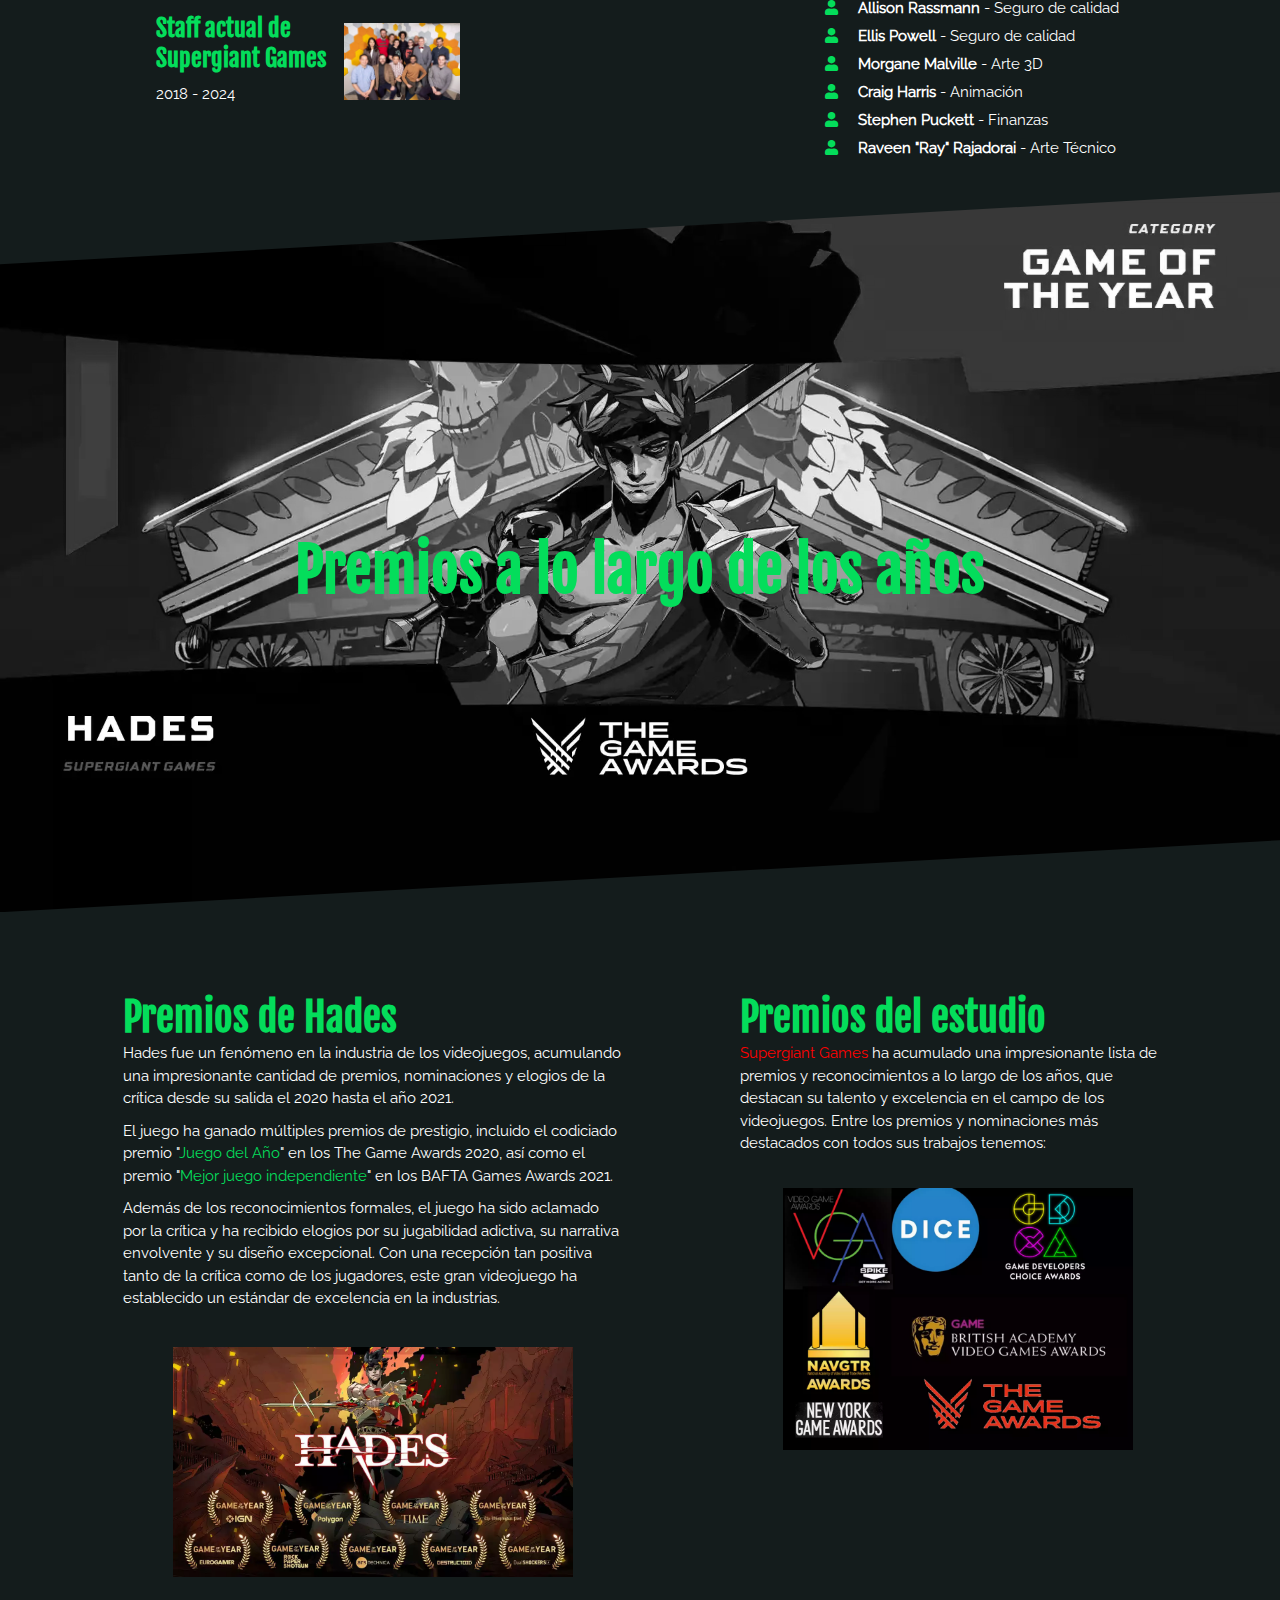
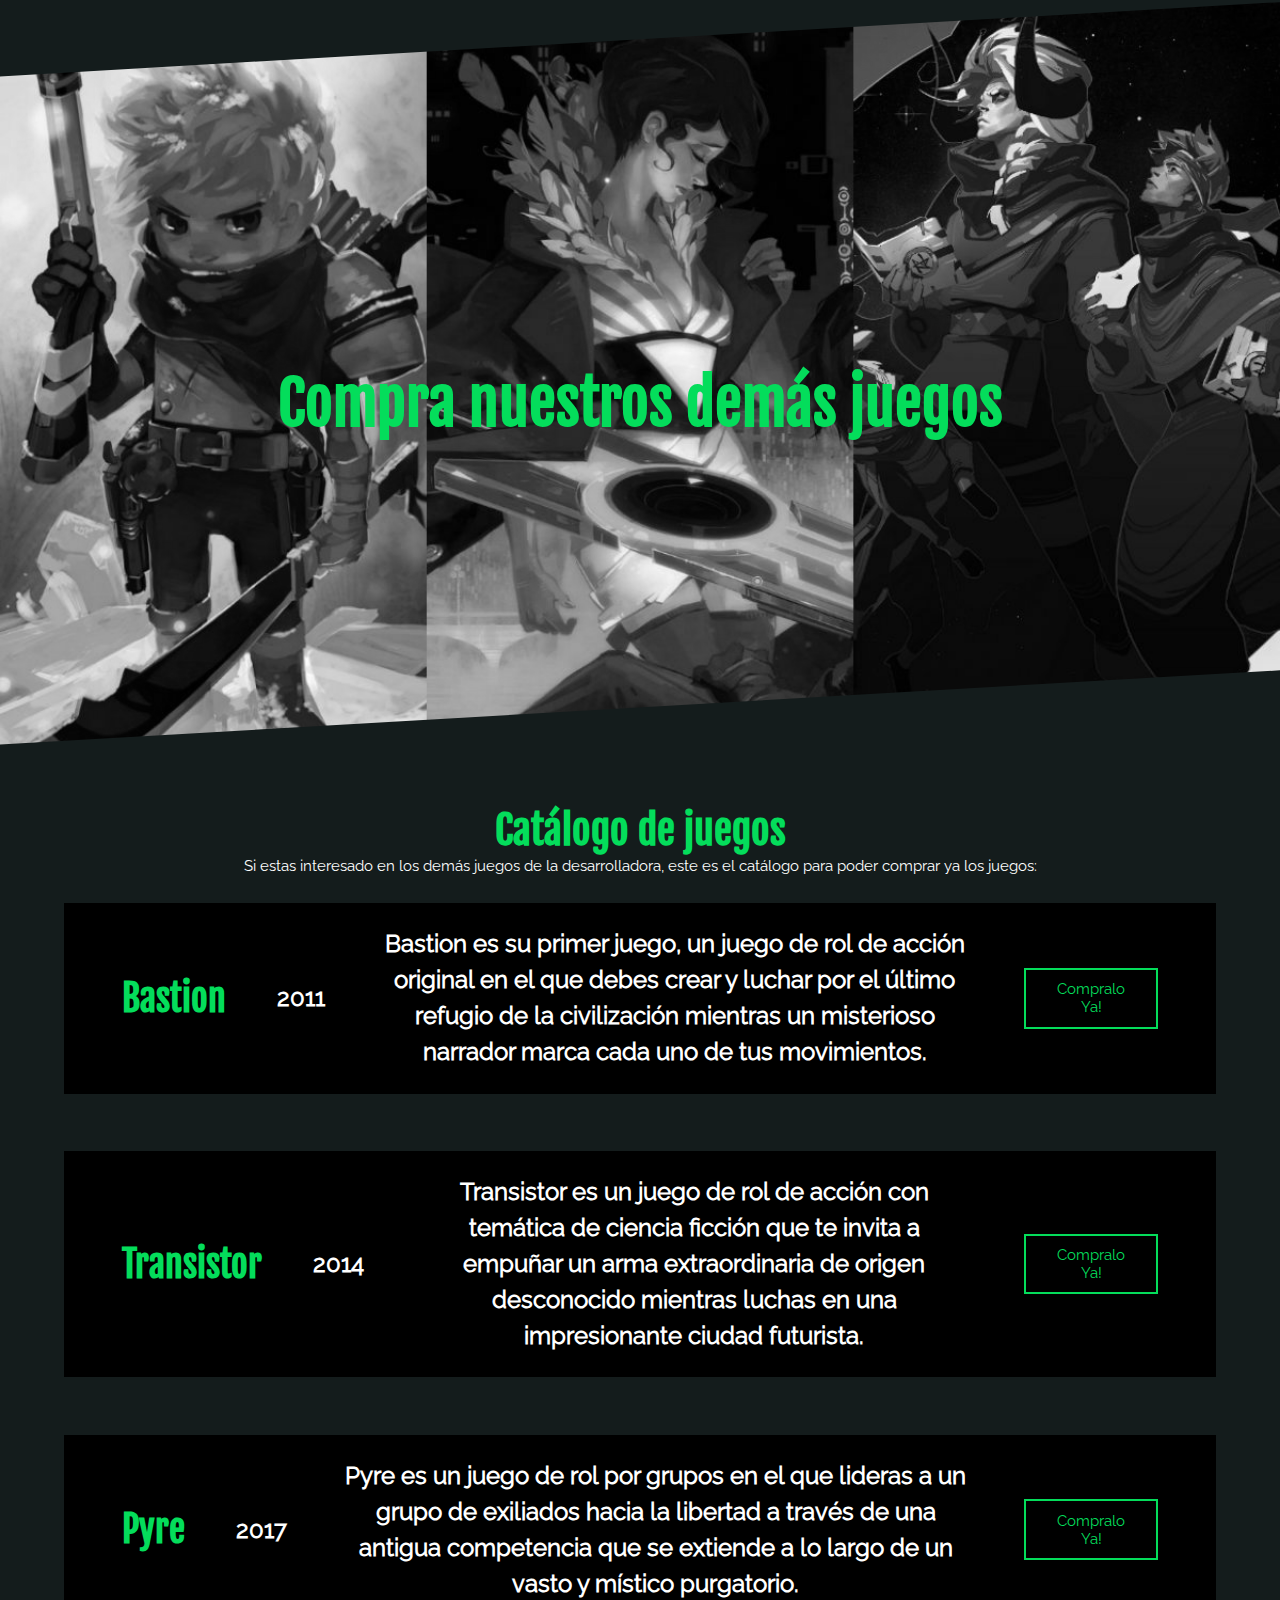
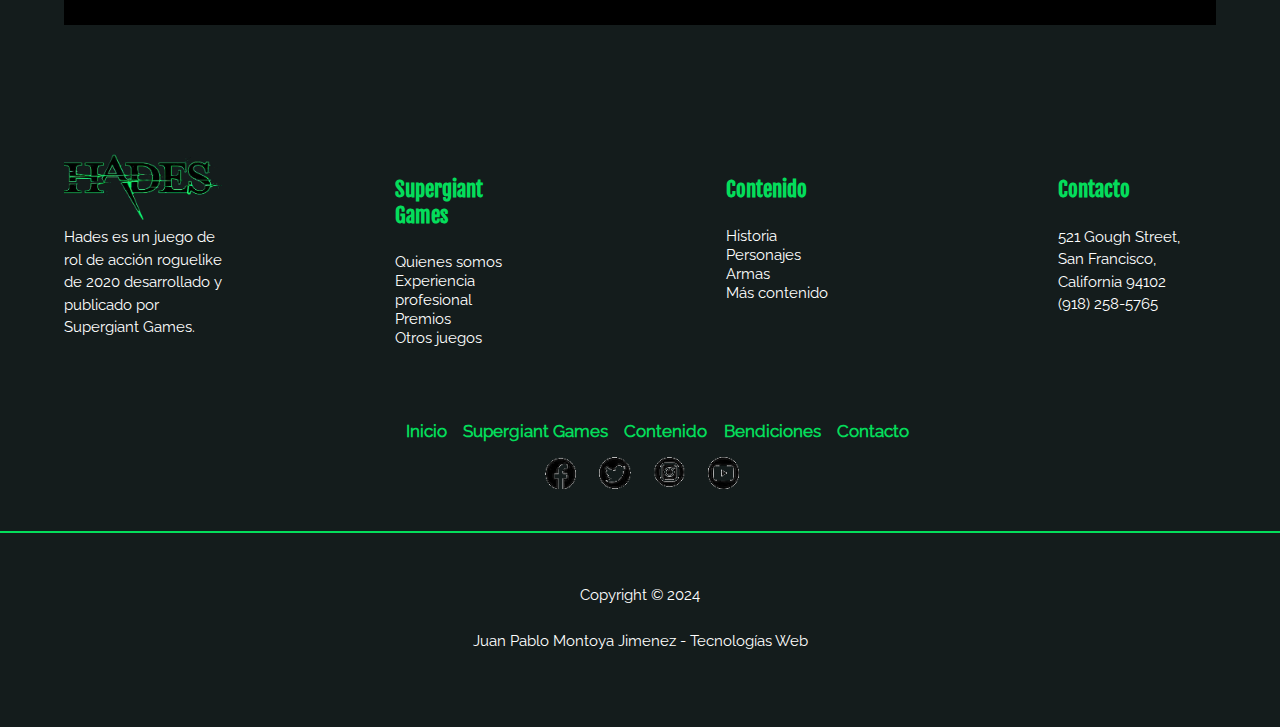
<file: paginas/supergiant-games.html>
<!DOCTYPE html>
<html lang="en">
<head>
    <meta charset="UTF-8">
    <meta name="viewport" content="width=device-width, initial-scale=1.0">
    <title>Sobre Supergiant Games</title>
    <!-- Links -->
    <link rel="stylesheet" href="estilos-supergiant-games.css">
    <link rel="stylesheet" href="https://cdnjs.cloudflare.com/ajax/libs/font-awesome/5.15.4/css/all.min.css">
</head>
<body>
    <!-- seccion header -->
    <header class="header-hades">
        <!-- seccion logo y menu -->
        <span class="site-logo-img">
            <a href="../index.html">
                <img width="200" height="88" src="../media/logo-hades.webp" alt="Logo del videojuego Hades">
            </a>
        </span>
        <div class="menu">
            <nav class="site-navigation">
                <div>
                    <ul>
                        <li><a href="../index.html">Inicio</a></li>
                        <li><a id="menu-color" href="supergiant-games.html">Supergiant Games</a></li>
                        <li><a href="contenido.html">Contenido</a></li>
                        <li><a href="bendiciones.html">Bendiciones</a></li>
                        <li><a href="contacto.html">Contacto</a></li>   
                    </ul>
                </div>
            </nav>
        </div>
        <!-- div img y inicio -->
        <div id="content-div-begin">
            <h1>El estudio desarollador Supergiant Games</h1>
            <p>Es un pequeño desarrollador con grandes ambiciones. Su lema es: "Creamos juegos que despiertan tu imaginación, como los que jugabas cuando eras niño".</p> 
        </div>
        <div id="background-div-hades"></div>
    </header>  
    <!-- seccion quienes somos --> 
    <section class="game-img-content" id="quienes-somos">
        <div class="img-content">
            <img width="400px" src="../media/supergiant-games/quienes-somos.png" alt="Juegos de Supergiant Games">
            <div class="text-img-content">
                <h3>Quienes son Supergiant Games</h3>
                <p><span style="color: red;">Supergiant Games LLC</span>, es un estudio de desarrollo y edición de videojuegos independiente con sede en San Francisco, California. 
                Desde 2009, el estudio esta empeñado en la misión de crear experiencias de juego que cautiven a los jugadores 
                y los transporten a mundos únicos y emocionantes.</p>
                <p>El estudio es conocido por crear experiencias únicas y memorables que combinan jugabilidad y 
                narrativa de maneras innovadoras. Tienen un fuerte enfoque en el arte y la música, y sus juegos suelen 
                presentar un estilo visual distintivo y una banda sonora rica y atmosférica.</p>
                <img src="../media/supergiant-games/supergiant-games-logo.webp" id="Logo-sup" alt="Logo Supergiant Games">
            </div>
        </div>
    </section>
    <!-- seccion experencia cut --> 
    <section class="game-content-center center-img-cut" >
        <img src="../media/supergiant-games-img.jpg" alt="Portada Hades">
        <h1>Experiencia profesional</h1>
    </section>
    <!-- seccion experencia profesional --> 
    <section class="game-img-content team-studio" id="exp-profesional">
        <div class="img-content">
            <div class="text-img-content">
                <h3>Historia de Supergiant Games</h3>
                <p><span style="color: red;">Supergiant Games</span> fue formado por Amir Rao y Gavin Simon donde en 2009 ambos decidieron dejar
                su trabajo en el estudio de Electronic Arts en Los Ángeles, para mudarse a la misma casa y comenzar
                a trabajar juntos en un nuevo juego.
                <p>En ese momento, acudieron al músico Darren Korb, y a varios programadores y desarrolladores 
                independientes, a los que pudieron pedir ayuda en varios momentos durante el desarrollo de su primer videojuego, "<span style="color: #04dd5b;">Bastion</span>".</p>
                <p>"<span style="color: #04dd5b;">Bastion</span>", recibió elogios de la crítica
                y fue lanzado en Xbox Live Arcade como parte de la promoción "<span style="color: #04dd5b;">Summer of Arcade</span>" de 2011.
                Luego lanzaron "<span style="color: #04dd5b;">Transistor</span>" en 2014, que también fue muy bien recibido. En 2017, lanzaron "<span style="color: #04dd5b;">Pyre</span>", 
                un juego de rol único con un sistema de combate innovador. Finalmente, en 2020, lanzaron "<span style="color: red;">Hades</span>", 
                el cual recibió aclamación universal de la crítica y elogios por su jugabilidad adictiva y su narrativa envolvente.</p>
                <p>Con cada lanzamiento, Supergiant Games ha demostrado su capacidad para sorprender y cautivar a los jugadores 
                con experiencias de juego excepcionales.</p>
                <div class="img-content staff">
                    <img src="../media/supergiant-games/staff-2018.webp" alt="Staff de Supergiant Games 2018">
                    <div>
                        <h5>Staff inicial de Supergiant Games</h5>
                        <p>2009 - 2018</p>
                    </div>
                    <span></span>
                </div>
                <div class="img-content staff" id="reves">
                    <span></span>
                    <div>
                        <h5>Staff actual de Supergiant Games</h5>
                        <p>2018 - 2024</p>
                    </div>
                    <img src="../media/supergiant-games/staff-today.webp" alt="Staff de Supergiant Games hoy en dia">
                </div>
            </div>
            <img src="../media/simbolo-hades.webp" id="img-logo" alt="Simbolo del juego">
            <div class="text-img-content">
                <h3>El equipo de Supergiant Games</h3>
                <p>El equipo de <span style="color: red;">Supergiant Games</span> presenta a talentos apasionados y creativos que han sido 
                fundamentales en la creación de los juegos del estudio producidos a lo largo de los años. 
                Esta es la lista del equipo hoy en día:</p>
                <ul class="staff-list">
                    <li><i class="fas fa-user"></i><b>Amir Rao</b> - Operaciones de diseño y estudio (Cofundador)</li>
                    <li><i class="fas fa-user"></i><b>Gavin Simon</b> - Ingeniería y diseño (Cofundador)</li>
                    <li><i class="fas fa-user"></i><b>Darren Korb</b> - Musica y audio</li>
                    <li><i class="fas fa-user"></i><b>Jen Zee</b> - Arte</li>
                    <li><i class="fas fa-user"></i><b>Greg Kasavin</b> - Escritura y diseño</li>
                    <li><i class="fas fa-user"></i><b>Andrew Wang</b> - Ingeniero de sistemas</li>
                    <li><i class="fas fa-user"></i><b>Logan Cunningham</b> - Narración</li>
                    <li><i class="fas fa-user"></i><b>Josh Barnett</b> - Efectos visuales y UI</li>
                    <li><i class="fas fa-user"></i><b>John-Paul Gablers</b> - Soporte de estudio</li>
                    <li><i class="fas fa-user"></i><b>Dexter Friedman</b> - Ingeniería de Plataformas</li>
                    <li><i class="fas fa-user"></i><b>Eduardo Gorinstein</b> - Diseño</li>
                    <li><i class="fas fa-user"></i><b>Alice Lai</b> - Ingeniería y diseño</li>
                    <li><i class="fas fa-user"></i><b>Joanne Tran</b> - Arte Ambiental</li>
                    <li><i class="fas fa-user"></i><b>Caitlin Sales</b> - Estudio y comunidad</li>
                    <li><i class="fas fa-user"></i><b>Will Turnbull</b> - Publicidad</li>
                    <li><i class="fas fa-user"></i><b>Nikola Sobajic</b> - Ingeniero</li>
                    <li><i class="fas fa-user"></i><b>Devansh Maheshwari</b> - Ingenierio Gráfico</li>
                    <li><i class="fas fa-user"></i><b>James Auck</b> - Seguro de calidad</li>
                    <li><i class="fas fa-user"></i><b>Allison Rassmann</b> - Seguro de calidad</li>
                    <li><i class="fas fa-user"></i><b>Ellis Powell</b> - Seguro de calidad</li>
                    <li><i class="fas fa-user"></i><b>Morgane Malville</b> - Arte 3D</li>
                    <li><i class="fas fa-user"></i><b>Craig Harris</b> - Animación</li>
                    <li><i class="fas fa-user"></i><b>Stephen Puckett</b> - Finanzas</li>
                    <li><i class="fas fa-user"></i><b>Raveen "Ray" Rajadorai</b> - Arte Técnico</li>
                </ul>
            </div> 
        </div>
    </section>
    <!-- seccion premios cut --> 
    <section class="game-content-center center-img-cut" >
        <img src="../media/supergiant-games/supergiant-games-awards.webp" alt="Portada Hades - premios">
        <h1>Premios a lo largo de los años</h1>
    </section>
    <!-- seccion premios --> 
    <section class="game-img-content awards-studio" id="premios">
        <div class="img-content">
            <div class="text-img-content">
                <h3>Premios de Hades</h3>
                <p>Hades fue un fenómeno en la industria de los videojuegos, acumulando una impresionante cantidad 
                de premios, nominaciones y elogios de la crítica desde su salida el 2020 hasta el año 2021.</p>
                <p>El juego ha ganado múltiples premios de prestigio, incluido el codiciado premio "<span style="color: #04dd5b;">Juego del Año</span>"
                en los The Game Awards 2020, así como el premio "<span style="color: #04dd5b;">Mejor juego independiente</span>" en los BAFTA Games Awards 2021.</p> 
                <p>Además de los reconocimientos formales, el juego ha sido aclamado por la crítica y ha recibido elogios 
                por su jugabilidad adictiva, su narrativa envolvente y su diseño excepcional. 
                Con una recepción tan positiva tanto de la crítica como de los jugadores, este gran videojuego 
                ha establecido un estándar de excelencia en la industrias.</p>
                <img src="../media/supergiant-games/awards-hades.webp"  alt="Premios Hades">
            </div>
            <div class="text-img-content">
                <h3>Premios del estudio</h3>
                <p><span style="color: red;">Supergiant Games</span> ha acumulado una impresionante lista de premios y reconocimientos a lo 
                largo de los años, que destacan su talento y excelencia en el campo de los videojuegos. 
                Entre los premios y nominaciones más destacados con todos sus trabajos tenemos:</p>
                <img src="../media/supergiant-games/awards-studio.webp" alt="Premios del estudio">
            </div> 
        </div>
    </section>
    <!-- seccion demas cut --> 
    <section class="game-content-center center-img-cut" >
        <img src="../media/supergiant-games/supergiant-games.jpg" alt="Portada Hades - demás juegos">
        <h1>Compra nuestros demás juegos</h1>
    </section>
    <!-- seccion premios --> 
    <section class="game-content-center div-content" id="demas-juegos">
        <h3>Catálogo de juegos</h3>
        <p>Si estas interesado en los demás juegos de la desarrolladora, este es el catálogo para poder comprar ya los juegos:</p>
        <div id="container-games">
            <div class="content">
                <h5>Bastion</h5>
                <p>2011</p>
                <p>Bastion es su primer juego, un juego de rol de acción original en el que debes crear y 
                luchar por el último refugio de la civilización mientras un misterioso narrador marca cada uno 
                de tus movimientos.</p>
                <a href="http://store.steampowered.com/app/107100/?snr=1_7_15__13" target="_blank" class="border-button">Compralo Ya!</a>
            </div>
            <div class="content">
                <h5>Transistor</h5>
                <p>2014</p>
                <p>Transistor es un juego de rol de acción con temática de ciencia ficción que te invita 
                a empuñar un arma extraordinaria de origen desconocido mientras luchas en una impresionante 
                ciudad futurista.</p>
                <a href="http://store.steampowered.com/app/237930/" target="_blank" class="border-button">Compralo Ya!</a>
            </div>
            <div class="content">
                <h5>Pyre</h5>
                <p>2017</p>
                <p>Pyre es un juego de rol por grupos en el que lideras a un grupo de exiliados hacia la libertad a 
                través de una antigua competencia que se extiende a lo largo de un vasto y místico purgatorio.</p>
                <a href="http://store.steampowered.com/app/462770/Pyre/" target="_blank" class="border-button">Compralo Ya!</a>
            </div>
        </div>
    </section>
    <!-- seccion footer -->
    <footer>
        <!-- div contenido footer -->
        <div class="footer-content">
            <!-- seccion hades -->
            <div class="footer-section footer-section-1">
                    <a href="../index.html">
                        <img src="../media/logo-hades.webp" alt="Logo del videojuego Hades">
                    </a>
                <div>
                    <p>Hades es un juego de rol de acción roguelike de 2020 desarrollado y publicado por Supergiant Games.</p>
                </div>
            </div>
            <!-- seccion menu supergiant games -->
            <div class="footer-section footer-section-2">
                <h5>Supergiant Games</h5>
                <section>
                    <nav>
                        <ul id="menu-supergiant-games">
                            <li><a href="supergiant-games.html#quienes-somos">Quienes somos</a></li>
                            <li><a href="supergiant-games.html#exp-profesional">Experiencia profesional</a></li>
                            <li><a href="supergiant-games.html#premios">Premios</a></li>
                            <li><a href="supergiant-games.html#demas-juegos">Otros juegos</a></li>
                        </ul>
                    </nav>
                </section>
            </div>
            <!-- seccion contenido -->
            <div class="footer-section footer-section-3">
                <h5>Contenido</h5>
                <section>
                    <nav>
                        <ul id="menu-contenido">
                            <li><a href="contenido.html#historia">Historia</a></li>
                            <li><a href="contenido.html#personajes">Personajes</a></li>
                            <li><a href="contenido.html#armas">Armas</a></li>
                            <li><a href="contenido.html#mas-contenido">Más contenido</a></li>
                        </ul>
                    </nav>
                </section>
            </div>
            <!-- seccion contacto-->
            <div class="footer-section footer-section-4">
                <section>
                    <h5>Contacto</h5>
                    <p>521 Gough Street, <br>San Francisco,<br>California 94102 <br> (918) 258-5765</p>
                </section>
            </div>
        </div>
        <!-- div menu footer-->
        <div class="footer-navigation">
            <div class="menu" id="menu-footer">
                <nav class="site-navigation">
                    <div>
                        <ul>
                            <li><a href="../index.html">Inicio</a></li>
                            <li><a href="supergiant-games.html">Supergiant Games</a></li>
                            <li><a href="contenido.html">Contenido</a></li>
                            <li><a href="bendiciones.html">Bendiciones</a></li>
                            <li><a href="contacto.html">Contacto</a></li>   
                        </ul>
                    </div>
                </nav>
            </div>
            <!-- div redes footer-->
            <div class="redes-sociales" id="redes-footer">
                <div class="red-social">
                    <a href="https://www.facebook.com/supergiantgames" target="_blank" >
                        <img src="../media/redes/facebook.webp" alt="Facebook">
                    </a>
                </div>
                <div class="red-social">
                    <a href="https://twitter.com/SupergiantGames" target="_blank" >
                        <img src="../media/redes/twitter.webp" alt="Twitter">
                    </a>
                </div>
                <div class="red-social">
                    <a href="https://www.instagram.com/supergiantgames/" target="_blank" >
                        <img src="../media/redes/instagram.webp" alt="Instagram">
                    </a>
                </div>
                <div class="red-social">
                    <a href="https://www.youtube.com/channel/UCmyMcU6N5_3XpqSkTx9CnSw" target="_blank" >
                        <img src="../media/redes/youtube.webp" alt="YouTube">
                    </a>
                </div>       
            </div>
        </div>
        <!-- div copyright footer-->
        <div class="footer-copyright">
            <p>Copyright &copy; 2024</p>
            <p>Juan Pablo Montoya Jimenez - Tecnologías Web</p>
        </div>
    </footer>
</body>
</html>
</file>
<file: paginas/estilos-bendiciones.css>
/* Configuracion inicial */

*{
    margin: 0;
}

@font-face {
    font-family: 'Raleway';
    src: url('../fonts/Raleway/Raleway-VariableFont_wght.ttf') format('truetype');
    font-weight: normal;
    font-style: normal;
}

@font-face {
    font-family: 'Fjalla One';
    src: url('../fonts/Fjalla_One/FjallaOne-Regular.ttf') format('truetype');
    font-weight: normal;
    font-style: normal;
}

body{
    background-color:#141c1c;
    font-family: 'Raleway' , sans-serif;
}

::selection {
    background-color: #04dd5b;
    color: black; 
}

h1,h3,h5{
    font-family: 'Fjalla One', sans-serif;
    color: #04dd5b;
    margin-bottom: 5%;
}

p,a{
    font-size: 15px;
    margin-bottom: 2%;
    text-decoration: none;
    color: white;
}

p{
    line-height: 1.5;
}

/* Configuracion de header */

.site-logo-img{
    position: absolute;
    top: 1.5%; 
    left: 4%;
    z-index: 10;
}

.menu {
    position: relative;         
    line-height: 40px;
    z-index: 10;
}

.site-navigation {
    padding: 1% 0;
    padding-right: 5.75%;
}

.site-navigation ul {
    list-style-type: none;
    text-align: right;
}

.site-navigation li {
    display: inline-block;
    margin-left: 1%;
}

.site-navigation a {
    font-size: 17px;
    font-weight: bold;
    text-decoration: none;
    transition: color 0.3s ease;
    padding: 0 0.25vw;
}

.site-navigation a:hover {
    color:  #04dd5b 
}

#menu-color{
    color:  #04dd5b;
}

.header-hades {
    position: relative;
    width: 100%;
    height: 100vh;
}

#background-div-hades {
    position: absolute;
    top: 0;
    left: 0;
    width: 100%;
    height: 100%;
    background-image: url('../media/background-hades-2.webp');
    background-size: cover;
    background-position: center center;
    z-index: 1;
}

#content-div-begin {
    position: absolute;
    top: 18.5%;
    left: 47.5%; 
    transform: translateX(-50%); 
    text-align: center;
    z-index: 10;
}

#content-div-begin h1 {
    margin-bottom: 1%; 
    font-size: 70px;
}

#content-div-begin p {
    margin-bottom: 25%; 
}


/*Contenido Dioses */

/* Imagen Bendiciones */

.game-content-center{
    text-align: center;
    width: 100%; 
    margin: 0;
    padding-top: 5%;
}

.game-content-center h3,.game-content-center h5{
    margin-top: 2%;
    margin-bottom: 0%;
}

.game-content-center h1 {
    font-size: 60px;
}

.game-content-center h3{
    font-size: 40px;  
}

.game-content-center h5{
    font-size: 24px;  
}

.game-content-center span{
    padding: 0 0.5%;  
}

.game-content-center img {
    max-width: 50%;
    margin-top: 2.5%; 
    filter: grayscale(100%);
}

.game-content-center img:hover {
    filter: brightness(100%);
}

/* Configuracion Bendiciones */

#boons-of-gods{
    display: flex;
    flex-direction: row;
    padding-top: 3.5%;
}


#boons-of-gods #container-boons {
    margin: 0 5%;
    text-align: center;
    width: 50%;
}

#boons-of-gods .content-boons {
    display: flex;
    background-color: black;
    padding: 2% 5%; 
    margin-bottom: 5%;
    gap: 20%;
    align-items: center;
}

#boons-of-gods .content-boons h5 {
    font-family: 'Fjalla One', sans-serif;
    margin: 0;
}

#boons-of-gods .content-boons p{
    margin-right: 0 auto;
    margin-left: auto;
    margin-bottom: 0;
}

#boons-of-gods .content-boons img{
    filter: none;
}

/* Configuracion mas info bendiciones */

.center-img-cut h1, .center-img-cut a{
    position: relative;
    z-index: 10;
}

.center-img-cut h1{
    margin-top: -30%;
    margin-bottom: 2%;
}

.center-img-cut img {
    position: relative;
    max-width: 100%;
    margin-top: 0%; 
    filter: grayscale(100%);
    clip-path: polygon(0% 20%, 100% 0%, 100% 0%, 100% 80%, 0% 100%, 0% 100%);
    object-fit: cover; 
    z-index: -1; 
}

.border-button  {
    display: inline-block;
    padding: 1% 3%; 
    border: 2px solid  #04dd5b; 
    color:  #04dd5b;
    margin-bottom: 10%;
    text-decoration: none;
    transition: background-color 0.3s ease;
    z-index: 10;
}

.border-button:hover {
    background-color:  #04dd5b;
    color: black;
}

/* Configuracion de footer*/

.redes-sociales {
    display: flex; 
}

.red-social {
    width: 100%;
    height: 100%;
    margin: 0 7.5px;  
}

.red-social img {
    margin-top: 15%;
    margin-left: 15%;
    width: 80%;
    height: 80%;
}

.footer-content {
    display: flex;
    justify-content: space-between;
    gap: 15%;
    padding: 0 5%;
    margin-top: 10%;
}

.footer-section {
    flex: 1;
} 

.footer-section img{
    width: 100%;
}

.footer-section h5{
    margin-bottom: 15%;
    font-size: 21px;
    padding-right: 10%;
}

.footer-section-2,.footer-section-3,.footer-section-4{
    margin-top: 2%;
    text-align: left;
}

.footer-section ul {
    list-style-type: none;
    padding-left: 0;
}

.footer-navigation {
    margin-top: 5%;
    display: flex;
    flex-direction: column;
    align-items: center;
}

#menu-footer .site-navigation{
    width: 120%;
    padding: 0;
}

#menu-footer .site-navigation ul {
    padding-left: 0;
    text-align: left;
}

#menu-footer .site-navigation a {
    color: #04dd5b;
    transition: color 0.3s ease;
}

#menu-footer .site-navigation a:hover {
    color: white;
}

.footer-copyright {
    padding: 4% 5%; 
    text-align: center; 
    border-top: 2px solid #04dd5b; 
    margin-top: 3%;
}

@media screen and (max-width: 500px) {

    /* Configuracion inicio*/

    #background-div-hades {
        background-position: 90% center;
        background-size: cover;
        width: 100%;
    }

    h3{
        font-size: 25px;
        margin-bottom: 3%;
    }

    p{
        font-size: 13px;
        line-height: 1.5;
        margin-bottom: 3%;
    }

    /* Configuracion del header*/

    .site-logo-img{
        position: absolute;
        top: 1.5%; 
        left: 3%;
    }
    
    .site-logo-img a img {
        width: 40%; 
        height: auto; 
    }
    
    .menu {
        position: relative;
        top: 0;
        left: -15%;
        width: 60%;
    }

    .site-navigation {
        width: fit-content;
        position: relative;
        left: 140%;
        padding-right: 0;
    }

    .site-navigation ul {
        text-align: center;
    }

    .site-navigation li {
        display: block;
        margin: 0;
    }

    .site-navigation a {
        font-size: 8px;
        font-weight: bold;
        color: white;     
    }

    #content-div-begin {
        top: 32%;
        margin-left: 0%; 
        width: fit-content;
    }

    #content-div-begin h3 {
        font-size: 18px;
    }

    #content-div-begin h1 {
        font-size: 65px;
        margin-bottom: 10%;
    }

    .game-content-center{
        margin-top: 20%; 
    }

    .game-content-center img {
        max-width: 95%;
        margin: 2% 0; 
    }

    .game-content-center h3{
        font-size: 37px;  
    }
    
    .game-content-center h5{
        font-size: 22px;  
    }

    .game-content-center p{
        max-width: 80%; 
        margin-left: 10%;
    }
    
    #boons-of-gods{
        margin-top: 7.5%;
        flex-direction: column;
        align-items: center;
    }

    #boons-of-gods .content-boons {
        flex-direction: column;
        padding: 2% 5%; 
        margin-bottom: 10%;
    }

    #boons-of-gods .content-boons p{
        margin-left: 0;
    }

    #boons-of-gods #container-boons {
        width: 85%;
    } 

    .center-img-cut{
        margin-top: 0;
        padding: 0;
    }

    .center-img-cut h1{
        margin-top: -37.5%;
        font-size: 25px;
    }

    .center-img-cut  img {
        padding: 0;
        max-width: 100%;
        clip-path: polygon(0% 35%, 100% 0%, 100% 0%, 100% 65%, 0% 100%, 0% 100%);
    }

 /* Configuracion de footer*/

    .footer-content {
        flex-direction: column;
        margin-top: 20%;
        gap: 5%;
        align-items: center;
    }

    .footer-section{
        text-align: center;
    }

    .footer-section img{
        width: 70%;
    }

    .footer-section h5{
        margin-top: 5%;
        margin-bottom: 25%;
        font-size: 18px;
        padding-right: 0;
    }

    .footer-section p,.footer-section a{
        font-size: 14px;
        margin-bottom: 7.5%;
    }
    
    .footer-section-4 p{
        margin-left: 0;
    }
    
    .footer-section ul {
        padding: 0;
        list-style-type: none;
    }
    
    #redes-footer{
        margin-bottom: 7.5%;
    }

    .footer-navigation {
        margin-top: 0;
    }

    #menu-footer {
        text-align: center; 
        margin-top: 12.5%;
        margin-bottom: 5%; 
        width: fit-content;
        left: 0;
    }

    #menu-footer .site-navigation {
        left: 0%;
        width: 100%;
    }   

    #menu-footer .site-navigation ul {
        display: inline-block; 
        text-align: center;
    }
    
    #menu-footer .site-navigation a {
        font-size: 14px;
    }

    #redes-footer{
        margin-top: 2%;
    }
    
    .footer-copyright {
        padding: 10% 5%; 
    }
}
</file>
<file: paginas/estilos-contacto.css>
/* Configuracion inicial */

*{
    margin: 0;
}

@font-face {
    font-family: 'Raleway';
    src: url('../fonts/Raleway/Raleway-VariableFont_wght.ttf') format('truetype');
    font-weight: normal;
    font-style: normal;
}

@font-face {
    font-family: 'Fjalla One';
    src: url('../fonts/Fjalla_One/FjallaOne-Regular.ttf') format('truetype');
    font-weight: normal;
    font-style: normal;
}

body{
    background-color:#141c1c;
    font-family: 'Raleway' , sans-serif;
}

::selection {
    background-color: #04dd5b;
    color: black; 
}


h1,h3,h5{
    font-family: 'Fjalla One', sans-serif;
    color: #04dd5b;
    margin-bottom: 5%;
}

p,a{
    font-size: 15px;
    margin-bottom: 2%;
    text-decoration: none;
    color: white;
}

p{
    line-height: 1.5;
}

/* Configuracion de header */

.site-logo-img{
    position: absolute;
    top: 1.5%; 
    left: 4%;
    z-index: 10;
}

.menu {
    position: relative;         
    line-height: 40px;
    z-index: 10;
}

.site-navigation {
    padding: 1% 0;
    padding-right: 5.75%;
}

.site-navigation ul {
    list-style-type: none;
    text-align: right;
}

.site-navigation li {
    display: inline-block;
    margin-left: 1%;
}

.site-navigation a {
    font-size: 17px;
    font-weight: bold;
    text-decoration: none;
    transition: color 0.3s ease;
    padding: 0 0.25vw;
}

.site-navigation a:hover {
    color:  #04dd5b 
}

#menu-color{
    color:  #04dd5b;
}

.header-hades {
    position: relative;
    width: 100%;
    height: 100vh;
}

#background-div-hades {
    position: absolute;
    top: 0;
    left: 0;
    width: 100%;
    height: 100%;
    background-image: url('../media/background-hades-2.webp');
    background-size: cover;
    background-position: center center;
    z-index: 1;
}

#content-div-begin {
    position: absolute;
    top: 30%;
    left: 47.5%; 
    transform: translateX(-50%); 
    text-align: center;
    z-index: 10;
}

#content-div-begin h1 {
    margin-bottom: 1%; 
    font-size: 70px;
}

/* Configuracion seccion contacto */

.img-with-div {
    display: flex;
    position: relative;
    margin-top: 10%;
    width: 100%;
}   

.content-img-div {
    position: relative;
    top: 25%;
    background-color: #04dd5b;
    padding: 2% 4%;
    margin-left: 10%; 
}

.content-img-div p,.content-img-div a,.content-img-div h3{
    color: black;
}

/* Configuracion contenido formulario */

#form-contact{
    display: flex;
    flex-direction: column;
    align-items: center;
    background-color: transparent;
    margin-right: 10%;
    margin-left: 0%;
}

.redes-sociales {
    display: flex; 
}

.red-social {
    width: 100%;
    height: 100%;
    margin: 0 7.5px;  
}

#redes-form{
    margin-top: 5%;
    flex-direction: column;
}

#redes-form .info-form{
    display: flex;
    margin-bottom: 5%;
    color: black;
}

#redes-form .red-social{
    background-color:  black;
    border-radius: 50%;
    max-width: 6%;
    margin: 0;
    margin-right: 5%; 
}

#redes-form .red-social img{
    margin-top: 20%;
    margin-left: 25%;
    width: 50%;
}

/* Configuracion formulario */

#form-contact{
    display: flex;
    justify-content: center;
    align-items: center;
    position: relative;
    width: 60%;
}

form {
    width: 100%; 
}

#form-contact input{
    width: 100%;
    padding: 4% 0;
    font-size: 17px;
    margin-bottom: 3%; 
}

::placeholder {
    padding-left: 4%; 
    font-family: 'Raleway' , sans-serif;
    font-size: 15px;
}

textarea::placeholder {
    padding-top: 4%; 
}

#form-contact .border-button{
    display: inline-block;
    padding: 2% 8%; 
    border: 2px solid  #04dd5b;
    font-size: 18px;
    color:  #04dd5b ;
    text-decoration: none;
    transition: background-color 0.3s ease;
    margin-top: 5%; 
    background-color: transparent; 
}

#form-contact .border-button:hover{
    background-color: #04dd5b;
    color: black;
}

#form-contact img{
    position: absolute;
    top: -10%;
    left: -42.5%;
    width: 160%;
    z-index: -1;
    filter: grayscale(100%);
}

.img-content {
    position: absolute;
    text-align: center;
    left: 22%;
    top: 90%;
}

.img-content img{
    max-width: 45%;
}

/* Configuracion de footer*/

.footer-content {
    display: flex;
    justify-content: space-between;
    gap: 15%;
    padding: 0 5%;
    margin-top: 25%;
}

.footer-section {
    flex: 1;
} 

.footer-section img{
    width: 100%;
}

.footer-section h5{
    margin-bottom: 15%;
    font-size: 21px;
    padding-right: 10%;
}

.footer-section-2,.footer-section-3,.footer-section-4{
    margin-top: 2%;
    text-align: left;
}

.footer-section ul {
    list-style-type: none;
    padding-left: 0;
}

.footer-navigation {
    margin-top: 5%;
    display: flex;
    flex-direction: column;
    align-items: center;
}

#menu-footer .site-navigation{
    width: 120%;
    padding: 0;
}

#menu-footer .site-navigation ul {
    padding-left: 0;
    text-align: left;
}

#menu-footer .site-navigation a {
    color: #04dd5b;
    transition: color 0.3s ease;
}

#menu-footer .site-navigation a:hover {
    color: white;
}

.footer-copyright {
    padding: 4% 5%; 
    text-align: center; 
    border-top: 2px solid #04dd5b; 
    margin-top: 3%;
}

@media screen and (max-width: 500px) {

    /* Configuracion inicial*/
    
    #background-div-hades {
        background-position: 90% center;
        background-size: cover;
        width: 100%;
    }

    h3{
        font-size: 25px;
        margin-bottom: 3%;
    }

    p{
        font-size: 13px;
        line-height: 1.5;
        margin-bottom: 3%;
    }

    /* Configuracion del header*/

    .site-logo-img{
        position: absolute;
        top: 1.5%; 
        left: 3%;
    }
    
    .site-logo-img a img {
        width: 40%; 
        height: auto; 
    }
    
    .menu {
        position: relative;
        top: 0;
        left: -15%;
        width: 60%;
    }

    .site-navigation {
        width: fit-content;
        position: relative;
        left: 140%;
    }

    .site-navigation ul {
        text-align: center;
    }

    .site-navigation li {
        display: block;
        margin: 0;
    }

    .site-navigation a {
        font-size: 8px;
        font-weight: bold;
        color: white;     
    }

    #content-div-begin {
        top: 32%;
        margin-left: 0%; 
        width: fit-content;
    }

    #content-div-begin h3 {
        font-size: 18px;
    }

    #content-div-begin h1 {
        font-size: 65px;
        margin-bottom: 10%;
    }

    /* Configuracion del contacto*/

    .img-with-div {
        margin-top: 0;
        flex-direction: column;
        margin-bottom: 60%;
    }

    .content-img-div {
        padding: 6% 6%;
        margin: 0% 10%; 
    }

    .img-with-div img {
        display: flex;
        width: 100%;
    }

    .content-img-div p,.content-img-div a{
        font-size: 15px;
    }

    .content-img-div p{
        margin-bottom: 15%;
    }

    /* Configuracion contenido formulario*/

    #redes-form .info-form{
        flex-direction: column;
        font-weight: bold;
    }

    #redes-form .red-social {
        margin-right: 0;
        margin-bottom: 8%;
        max-width: 15%;
        height: 15%;
    }

    #redes-form .red-social img {
        width: 40%;
        padding: 15% 10%;
        margin-top: 3%;
        margin-left: 20%;  
    }

    /* Configuracion formulario */
    
    #form-contact{
        max-width: 100%;
        margin: 0 10%;
    }

    #form-contact img{
        top: 0%;
        left: 0%;
        width: 111.5%;
        height: 105%;
    }

    #form-contact input{
        padding: 2.5% 0;
        font-size: 17px;
        margin-bottom: 10%; 
    }

    .img-content {
        display: none;
    }

 /* Configuracion de footer*/

    .footer-content {
        flex-direction: column;
        margin-top: 25%;
        gap: 5%;
        align-items: center;
    }

    .footer-section{
        text-align: center;
    }

    .footer-section img{
        width: 70%;
    }

    .footer-section h5{
        margin-top: 5%;
        margin-bottom: 25%;
        font-size: 18px;
        padding-right: 0;
    }

    .footer-section p,.footer-section a{
        font-size: 14px;
        margin-bottom: 7.5%;
    }
    
    .footer-section-4 p{
        margin-left: 0;
    }
    
    .footer-section ul {
        padding: 0;
        list-style-type: none;
    }
    
    #redes-footer{
        margin-bottom: 7.5%;
    }

    .footer-navigation {
        margin-top: 0;
    }

    #menu-footer {
        text-align: center; 
        margin-top: 12.5%;
        margin-bottom: 5%; 
        width: fit-content;
        left: 0;
    }

    #menu-footer .site-navigation {
        left: 0%;
        width: 100%;
    }   

    #menu-footer .site-navigation ul {
        display: inline-block; 
        text-align: center;
    }
    
    #menu-footer .site-navigation a {
        font-size: 14px;
    }

    #redes-footer{
        margin-top: 2%;
    }
    
    .footer-copyright {
        padding: 10% 5%; 
    }
}
</file>
<file: paginas/estilos-contenido.css>
/* Configuracion Inicial */

*{
    margin: 0;
}

@font-face {
    font-family: 'Raleway';
    src: url('../fonts/Raleway/Raleway-VariableFont_wght.ttf') format('truetype');
    font-weight: normal;
    font-style: normal;
}

@font-face {
    font-family: 'Fjalla One';
    src: url('../fonts/Fjalla_One/FjallaOne-Regular.ttf') format('truetype');
    font-weight: normal;
    font-style: normal;
}

body{
    background-color:#141c1c;
    font-family: 'Raleway' , sans-serif;
}

::selection {
    background-color: #04dd5b;
    color: black; 
}

h1,h3,h5{
    font-family: 'Fjalla One', sans-serif;
    color: #04dd5b;
    margin-bottom: 5%;
}

p,a{
    font-size: 15px;
    margin-bottom: 2%;
    text-decoration: none;
    color: white;
}

p{
    line-height: 1.5;
}

/* Configuracion de header */

.site-logo-img{
    position: absolute;
    top: 1.5%; 
    left: 4%;
    z-index: 10;
}

.menu {
    position: relative;         
    line-height: 40px;
    z-index: 10;
}

.site-navigation {
    padding: 1% 0;
    padding-right: 5.75%;
}

.site-navigation ul {
    list-style-type: none;
    text-align: right;
}

.site-navigation li {
    display: inline-block;
    margin-left: 1%;
}

.site-navigation a {
    font-size: 17px;
    font-weight: bold;
    text-decoration: none;
    transition: color 0.3s ease;
    padding: 0 0.25vw;
}

.site-navigation a:hover {
    color:  #04dd5b;
}

#menu-color{
    color:  #04dd5b;
}

.header-hades {
    position: relative;
    width: 100%;
    height: 100vh;
}

#background-div-hades {
    position: absolute;
    top: 0;
    left: 0;
    width: 100%;
    height: 100%;
    background-image: url('../media/background-hades-2.webp');
    background-size: cover;
    background-position: center center;
    z-index: 1;
}

#content-div-begin {
    position: absolute;
    top: 18.5%;
    left: 47.5%; 
    transform: translateX(-50%); 
    text-align: center;
    z-index: 10;
}

#content-div-begin h1 {
    margin-bottom: 2%; 
    font-size: 70px;
}

#content-div-begin p {
    margin-bottom: 25%; 
}

/* Configuracion imagen cortada */

.game-content-center{
    text-align: center;
    width: 100%; 
    margin: 0;
    margin-bottom: 25%;
}

.game-content-center h1 {
    font-size: 60px;
}

.center-img-cut h1, .center-img-cut a{
    position: relative;
    z-index: 10;
}

.center-img-cut h1{
    margin-top: -30%;
    margin-bottom: 2%;
}

.center-img-cut  img {
    position: relative;
    filter: grayscale(100%);
    width: 100%;
    clip-path: polygon(0% 15%, 100% 0%, 100% 0%, 100% 90%, 0% 100%, 0% 100%);
    object-fit: cover; 
    z-index: -1; 
}

/* Configuracion contenido juego parte 1 */

.content-img-container {
    display: flex;
    margin: 10% 5%;
    justify-content: space-between;
    gap: 2%; 
}

.game-content {
    position: relative;
    text-align: center;
    display: flex;
    flex-direction: column;
    justify-content: center;
    align-items: center;
}

.game-content img {
    max-width: 100%;
    height: auto;
    margin-top: auto;
    filter: grayscale(100%);
    margin-bottom: 5%;
}


.game-content h3 {
    position: absolute;
    top: 30%;
    left: 50%;
    transform: translateX(-50%);
    font-size: 36px;
    z-index: 1; 
}

.personajes h3 {
    top: 35%;
}

.border-button{
    padding: 8px 30px; 
    border: 2px solid  #04dd5b;
    font-size: 18px;
    color:  #04dd5b ;
    transition: background-color 0.3s ease;
    background-color: transparent; 
}

.border-button:hover{
    background-color: #04dd5b;
}

.personajes a{
    margin-top: auto;
}

/* Configuracion contenido juego parte 2 */

.content-img-container-2 {
    display: flex;
    justify-content: space-between;
    gap: 5%; 
    margin: 0 5%;
    margin-bottom: 2%;
}

.game-content-2 {
    max-width: 40%;
}

.game-content-2 .img-content{
    display: flex;
    gap: 5%;
    margin-bottom: 2%;
}

.game-content-2 img {
    max-width: 50%;
    height: auto;
}

.game-content-2 h3 {
    font-size: 24px;
}

i {
    margin-right: 3.5%; 
    color: white;
}

/* Configuracion email */

.img-with-div {
    position: relative;
    margin-top: 35%;
    margin-bottom: 7.5%;
}   

.img-with-div .image-container {
    position: relative;
}

.img-with-div img {
    max-width: 60%;
}

.content-img-div {
    position: absolute;
    top: 25%;
    transform: translateX(-50%);
    padding: 2% 4%;
}

.contact-email .content-img-div{
    left: 65%;
    width: 45%;   
}

.contact-email .content-img-div input{
    width: 55%;
    padding: 10px; 
    font-size: 17px;
    margin-right: 1%;
}

.contact-email .border-button:hover{
    color: black;
}

/* Configuracion de footer*/

.redes-sociales {
    display: flex; 
}

.red-social {
    width: 100%;
    height: 100%;
    margin: 0 7.5px;  
}

.red-social img {
    margin-top: 15%;
    margin-left: 15%;
    width: 80%;
    height: 80%;
}

.footer-content {
    display: flex;
    justify-content: space-between;
    gap: 15%;
    padding: 0 5%;
}

.footer-section {
    flex: 1;
} 

.footer-section img{
    width: 100%;
}

.footer-section h5{
    margin-bottom: 15%;
    font-size: 21px;
    padding-right: 10%;
}

.footer-section-2,.footer-section-3,.footer-section-4{
    margin-top: 2%;
    text-align: left;
}

.footer-section ul {
    list-style-type: none;
    padding-left: 0;
}

.footer-navigation {
    margin-top: 5%;
    display: flex;
    flex-direction: column;
    align-items: center;
}

#menu-footer .site-navigation{
    width: 120%;
    padding: 0;
}

#menu-footer .site-navigation ul {
    padding-left: 0;
    text-align: left;
}

#menu-footer .site-navigation a {
    color: #04dd5b;
    transition: color 0.3s ease;
}

#menu-footer .site-navigation a:hover {
    color: white;
}

.footer-copyright {
    padding: 4% 5%; 
    text-align: center; 
    border-top: 2px solid #04dd5b; 
    margin-top: 3%;
}

@media screen and (max-width: 500px) {

    /* Configuracion del header*/

    #background-div-hades {
        background-position: 90% center;
        background-size: cover;
        width: 100%;
    }

    h3{
        font-size: 25px;
        margin-bottom: 3%;
    }

    p{
        font-size: 13px;
        line-height: 1.5;
        margin-bottom: 3%;
    }

    .site-logo-img{
        position: absolute;
        top: 1.5%; 
        left: 3%;
    }
    
    .site-logo-img a img {
        width: 40%; 
        height: auto; 
    }
    
    .menu {
        position: relative;
        top: 0;
        left: -15%;
        width: 60%;
    }

    .site-navigation {
        width: fit-content;
        position: relative;
        left: 140%;
        padding-right: 0;
    }

    .site-navigation ul {
        text-align: center;
    }

    .site-navigation li {
        display: block;
        margin: 0;
    }

    .site-navigation a {
        font-size: 8px;
        font-weight: bold;
        color: white;     
    }

    #content-div-begin {
        top: 19%;
        margin-left: 0%; 
        width: fit-content;
    }

    #content-div-begin h3 {
        font-size: 18px;
    }

    #content-div-begin h1 {
        font-size: 65px;
        margin-bottom: 10%;
    }

    .game-content-center img {
        margin: 5% 0; 
    } 

    .center-img-cut h1{
        margin-top: -40%;
        font-size: 25px;
        margin-bottom: 40%;
    }

    .center-img-cut  img {
        padding: 0;
        max-width: 100%;
        clip-path: polygon(0% 30%, 100% 0%, 100% 0%, 100% 70%, 0% 100%, 0% 100%);
    }

    /* Configuracion contenido juego parte 1 */

    .content-img-container {
        flex-direction: column;
        gap: 0;
    }

    .content-img-container a{
        margin-top: -15.5%;
        margin-bottom: 7.5%;
        z-index: 1;
    }

    /* Configuracion contenido juego parte 1 */

    .content-img-container-2 {
        flex-direction: column;
        align-items: center;
        text-align: center;
    }

    .game-content-2{
        max-width: 100%;
        margin: 0 5%;
        margin-bottom: 7.5%;
    }

    .game-content-2 img{
        margin: 0 auto;
    }

    .game-content-2 .img-content{
        flex-direction: column;
    }

    /* Configuracion email */

    .contact-email .content-img-div{
        top: 100%;
        left: 50%;
        padding: 5%;
        width: 90%;
    }

    .contact-email img{
        max-width: 100%;
    }

    .contact-email .content-img-div p {
        font-size: 14px;
    }

    .contact-email .content-img-div input{
        width: 90%;
        margin-bottom: 5%;
    }

    .contact-email .border-button{
        width: 97.5%;
        margin-left: 0%; 
    }

    /* Configuracion de footer*/

    .footer-content {
        flex-direction: column;
        margin-top: 80%;
        gap: 5%;
        align-items: center;
    }

    .footer-section{
        text-align: center;
    }

    .footer-section img{
        width: 70%;
    }

    .footer-section h5{
        margin-top: 5%;
        margin-bottom: 25%;
        font-size: 18px;
        padding-right: 0;
    }

    .footer-section p,.footer-section a{
        font-size: 14px;
        margin-bottom: 7.5%;
    }
    
    .footer-section-4 p{
        margin-left: 0;
    }
    
    .footer-section ul {
        padding: 0;
        list-style-type: none;
    }
    
    #redes-footer{
        margin-bottom: 7.5%;
    }

    .footer-navigation {
        margin-top: 0;
    }

    #menu-footer {
        text-align: center; 
        margin-top: 12.5%;
        margin-bottom: 5%; 
        width: fit-content;
        left: 0;
    }

    #menu-footer .site-navigation {
        left: 0%;
        width: 100%;
    }   

    #menu-footer .site-navigation ul {
        display: inline-block; 
        text-align: center;
    }
    
    #menu-footer .site-navigation a {
        font-size: 14px;
    }

    #redes-footer{
        margin-top: 2%;
    }
    
    .footer-copyright {
        padding: 10% 5%; 
    }
}
</file>
<file: paginas/estilos-supergiant-games.css>
/* Configuracion Inicial */

*{
    margin: 0;
}

@font-face {
    font-family: 'Raleway';
    src: url('../fonts/Raleway/Raleway-VariableFont_wght.ttf') format('truetype');
    font-weight: normal;
    font-style: normal;
}

@font-face {
    font-family: 'Fjalla One';
    src: url('../fonts/Fjalla_One/FjallaOne-Regular.ttf') format('truetype');
    font-weight: normal;
    font-style: normal;
}

body{
    background-color:#141c1c;
    font-family: 'Raleway' , sans-serif;
}

::selection {
    background-color: #04dd5b;
    color: black; 
}


h1,h3,h5{
    font-family: 'Fjalla One', sans-serif;
    color: #04dd5b;
    margin-bottom: 5%;
}

p,a{
    font-size: 15px;
    margin-bottom: 2%;
    text-decoration: none;
    color: white;
}

p{
    line-height: 1.5;
}

/* Configuracion de header */

.site-logo-img{
    position: absolute;
    top: 1.5%; 
    left: 4%;
    z-index: 10;
}

.menu {
    position: relative;         
    line-height: 40px;
    z-index: 10;
}

.site-navigation {
    padding: 1% 0;
    padding-right: 5.75%;
}

.site-navigation ul {
    list-style-type: none;
    text-align: right;
}

.site-navigation li {
    display: inline-block;
    margin-left: 1%;
}

.site-navigation a {
    font-size: 17px;
    font-weight: bold;
    text-decoration: none;
    transition: color 0.3s ease;
    padding: 0 0.25vw;
}

.site-navigation a:hover {
    color:  #04dd5b;
}

#menu-color{
    color:  #04dd5b;
}

.header-hades {
    position: relative;
    width: 100%;
    height: 100vh;
}

#background-div-hades {
    position: absolute;
    top: 0;
    left: 0;
    width: 100%;
    height: 100%;
    background-image: url('../media/background-hades-2.webp');
    background-size: cover;
    background-position: center center;
    z-index: 1;
}

#content-div-begin {
    position: absolute;
    top: 18.5%;
    left: 47.5%; 
    transform: translateX(-50%); 
    text-align: center;
    z-index: 10;
}

#content-div-begin h1 {
    margin-bottom: 20%; 
    font-size: 70px;
}

#content-div-begin p {
    margin-bottom: 25%; 
}

/* Configuracion contenido */

.game-img-content {
    margin-left: 5%;
    margin-right: 3.5%;
    padding: 10% 0;
    padding-bottom: 2%; 
}

.game-img-content .img-content {
    display: flex;
    align-items: center; 
}

.game-img-content img{
    margin-right: 7.5%;
    width: 50%;
}

.game-img-content h3{
    font-size: 40px;
    margin-bottom: 2%;
}

#quienes-somos img{
    transition: color 0.3s ease;
    filter: grayscale(100%);
}

#quienes-somos img:hover{
    filter: brightness(100%);
}

.text-img-content #Logo-sup{
    margin-top: 4%;
    margin-right: 0;
    width: 30%;
    filter: none;
}


/* Configuracion imagen cortada */

.game-content-center{
    text-align: center;
    width: 100%; 
    margin: 0;
    margin-bottom: 25%;
}

.game-content-center h1 {
    font-size: 60px;
}

.center-img-cut h1, .center-img-cut a{
    position: relative;
    z-index: 10;
}

.center-img-cut h1{
    margin-top: -30%;
    margin-bottom: 2%;
}

.center-img-cut  img {
    position: relative;
    filter: grayscale(100%);
    width: 100%;
    clip-path: polygon(0% 10%, 100% 0%, 100% 0%, 100% 90%, 0% 100%, 0% 100%);
    object-fit: cover; 
    z-index: -1; 
}

/* Configuracion staff y premios */

.team-studio, .awards-studio{
    padding-top: 5%; 
}

.team-studio h3,.awards-studio h3{
    margin: 0; 
}

.team-studio .img-content, .awards-studio .img-content{
    align-items: baseline;
}

.team-studio .text-img-content,.awards-studio .text-img-content{
    margin: 0 5%; 
}

.team-studio .text-img-content{
    width: 50%;
}

.team-studio .staff{
    align-items: center;
    margin-bottom: 3%;
}

.team-studio .staff div{
    display: block;
}

.team-studio .staff h5{
    font-size: 24px;
}

.staff img{
    width: 33%;
} 

.staff div{
    width: 57%;
} 

.staff span{
    width: 10%;
}

.staff img{
    margin-right: 4%;
} 

.staff-list {
    list-style: none; 
    padding-left: 0; 
}

.staff-list li {
    margin-bottom: 10px; 
    color: white; 
    font-size: 15px;
}

.staff-list li i {
    margin-right: 10px; 
}

.fa-user:before {
    content: "\f007"; 
    font-family: "Font Awesome 5 Free"; 
    margin-right: 10px; 
    color: #04dd5b; 
}

.awards-studio img{
    width: 80%;
    display: block;
    margin: 0 auto; 
    margin-top: 7.5%;
}

#img-logo{
    display: block;
    margin: auto 0; 
    width: 20%;
}

/* Configuracion demas juegos */

.div-content{
    padding-top: 3.5%;
    margin-bottom: 10%;
}

.div-content #container-games {
    margin: 0 5%;
    text-align: center;
    width: 90%;
}

.div-content .content {
    display: flex;
    background-color: black;
    padding: 2% 5%; 
    margin-bottom: 5%;
    gap: 5%;
    align-items: center;
}

.div-content h3{
    margin-bottom: 0;
    font-size: 40px;
}

.div-content .content h5,.div-content .content a {
    margin: 0;
}

.div-content .content h5{
    font-size: 36px;
}

.div-content .content p{
    font-size: 24px;
}

.div-content .content p{
    margin-right: 0;
    margin-left: auto;
    margin-bottom: 0;
    font-weight: bold;
}

#more-info-boons h1, #more-info-boons a{
    position: relative;
    z-index: 10;
}

.border-button  {
    display: inline-block;
    padding: 1% 3%; 
    border: 2px solid  #04dd5b; 
    color:  #04dd5b;
    margin-bottom: 10%;
    text-decoration: none;
    transition: background-color 0.3s ease;
    z-index: 10;
}

.border-button:hover {
    background-color:  #04dd5b;
    color: black;
}

/* Configuracion de footer*/

.redes-sociales {
    display: flex; 
}

.red-social {
    width: 100%;
    height: 100%;
    margin: 0 7.5px;  
}

.red-social img {
    margin-top: 15%;
    margin-left: 15%;
    width: 80%;
    height: 80%;
}

.footer-content {
    display: flex;
    justify-content: space-between;
    gap: 15%;
    padding: 0 5%;
}

.footer-section {
    flex: 1;
} 

.footer-section img{
    width: 100%;
}

.footer-section h5{
    margin-bottom: 15%;
    font-size: 21px;
    padding-right: 10%;
}

.footer-section-2,.footer-section-3,.footer-section-4{
    margin-top: 2%;
    text-align: left;
}

.footer-section ul {
    list-style-type: none;
    padding-left: 0;
}

.footer-navigation {
    margin-top: 5%;
    display: flex;
    flex-direction: column;
    align-items: center;
}

#menu-footer .site-navigation{
    width: 120%;
    padding: 0;
}

#menu-footer .site-navigation ul {
    padding-left: 0;
    text-align: left;
}

#menu-footer .site-navigation a {
    color: #04dd5b;
    transition: color 0.3s ease;
}

#menu-footer .site-navigation a:hover {
    color: white;
}

.footer-copyright {
    padding: 4% 5%; 
    text-align: center; 
    border-top: 2px solid #04dd5b; 
    margin-top: 3%;
}

@media screen and (max-width: 500px) {

    /* Configuracion del header*/

    #background-div-hades {
        background-position: 90% center;
        background-size: cover;
        width: 100%;
    }

    h3{
        font-size: 25px;
        margin-bottom: 3%;
    }

    p{
        font-size: 13px;
        line-height: 1.5;
        margin-bottom: 3%;
    }

    .site-logo-img{
        position: absolute;
        top: 1.5%; 
        left: 3%;
    }
    
    .site-logo-img a img {
        width: 40%; 
        height: auto; 
    }
    
    .menu {
        position: relative;
        top: 0;
        left: -15%;
        width: 60%;
    }

    .site-navigation {
        width: fit-content;
        position: relative;
        left: 140%;
        padding-right: 0;
    }

    .site-navigation ul {
        text-align: center;
    }

    .site-navigation li {
        display: block;
        margin: 0;
    }

    .site-navigation a {
        font-size: 8px;
        font-weight: bold;
        color: white;     
    }

    #content-div-begin {
        top: 19%;
        margin-left: 0%; 
        width: fit-content;
    }

    #content-div-begin h3 {
        font-size: 18px;
    }

    #content-div-begin h1 {
        font-size: 65px;
        margin-bottom: 10%;
    }

    .game-content-center img {
        margin: 5% 0; 
    } 

    .center-img-cut h1{
        margin-top: -40%;
        font-size: 25px;
        margin-bottom: 40%;
    }

    .center-img-cut  img {
        padding: 0;
        max-width: 100%;
        clip-path: polygon(0% 30%, 100% 0%, 100% 0%, 100% 70%, 0% 100%, 0% 100%);
    }

    /* Configuracion de supergiant games */

    .game-img-content {
        margin: 0 auto;
        width: 85%;
    }

    .game-img-content .img-content {
        flex-direction: column;
    }

    .img-content img {
        width: 100%;
        margin: 5% 0%;
    }

    .game-img-content .text-img-content {
        margin-left: 0%;
        width: 100%;
    }

    .game-img-content .text-img-content h3 {
        font-size: 36px;
    }

    .game-img-content .text-img-content p {
        font-size: 14px;
    }

    /* Configuracion staff y premios */


    .img-content .staff img {
        margin-bottom: 0;
    }

    .img-content .staff h5 {
        font-size: 22px;
    }

    #reves{
        flex-direction: column-reverse;
    }

    #img-logo{
        display: block;
        margin: 10% auto; 
        width: 100%;
    }
    
    .staff-list{
        margin: 15% 0;
    }

    /* Configuracion demas juegos */

    .div-content{
        margin-top: 7.5%;
        flex-direction: column;
        align-items: center;
    }

    .div-content p{
        width: 60%;
        margin: 0 auto;
        margin-bottom: 10%;
    }

    .div-content .content {
        flex-direction: column;
        padding: 10% 10%; 
        margin-bottom: 10%;
    }

    .div-content .content h5{
        font-size: 32px;
    }

    .div-content .content p{
        width: 100%;
        margin-left: 0;
        font-size: 22px;
    }

    .div-content .content a{
        margin: 5% 0;
        padding: 3% 10%;
    }


    .div-content #container {
        width: 85%;
    }


    /* Configuracion de footer*/

    .footer-content {
        flex-direction: column;
        margin-top: 20%;
        gap: 5%;
        align-items: center;
    }

    .footer-section{
        text-align: center;
    }

    .footer-section img{
        width: 70%;
    }

    .footer-section h5{
        margin-top: 5%;
        margin-bottom: 25%;
        font-size: 18px;
        padding-right: 0;
    }

    .footer-section p,.footer-section a{
        font-size: 14px;
        margin-bottom: 7.5%;
    }
    
    .footer-section-4 p{
        margin-left: 0;
    }
    
    .footer-section ul {
        padding: 0;
        list-style-type: none;
    }
    
    #redes-footer{
        margin-bottom: 7.5%;
    }

    .footer-navigation {
        margin-top: 0;
    }

    #menu-footer {
        text-align: center; 
        margin-top: 12.5%;
        margin-bottom: 5%; 
        width: fit-content;
        left: 0;
    }

    #menu-footer .site-navigation {
        left: 0%;
        width: 100%;
    }   

    #menu-footer .site-navigation ul {
        display: inline-block; 
        text-align: center;
    }
    
    #menu-footer .site-navigation a {
        font-size: 14px;
    }

    #redes-footer{
        margin-top: 2%;
    }
    
    .footer-copyright {
        padding: 10% 5%; 
    }
}
</file>
